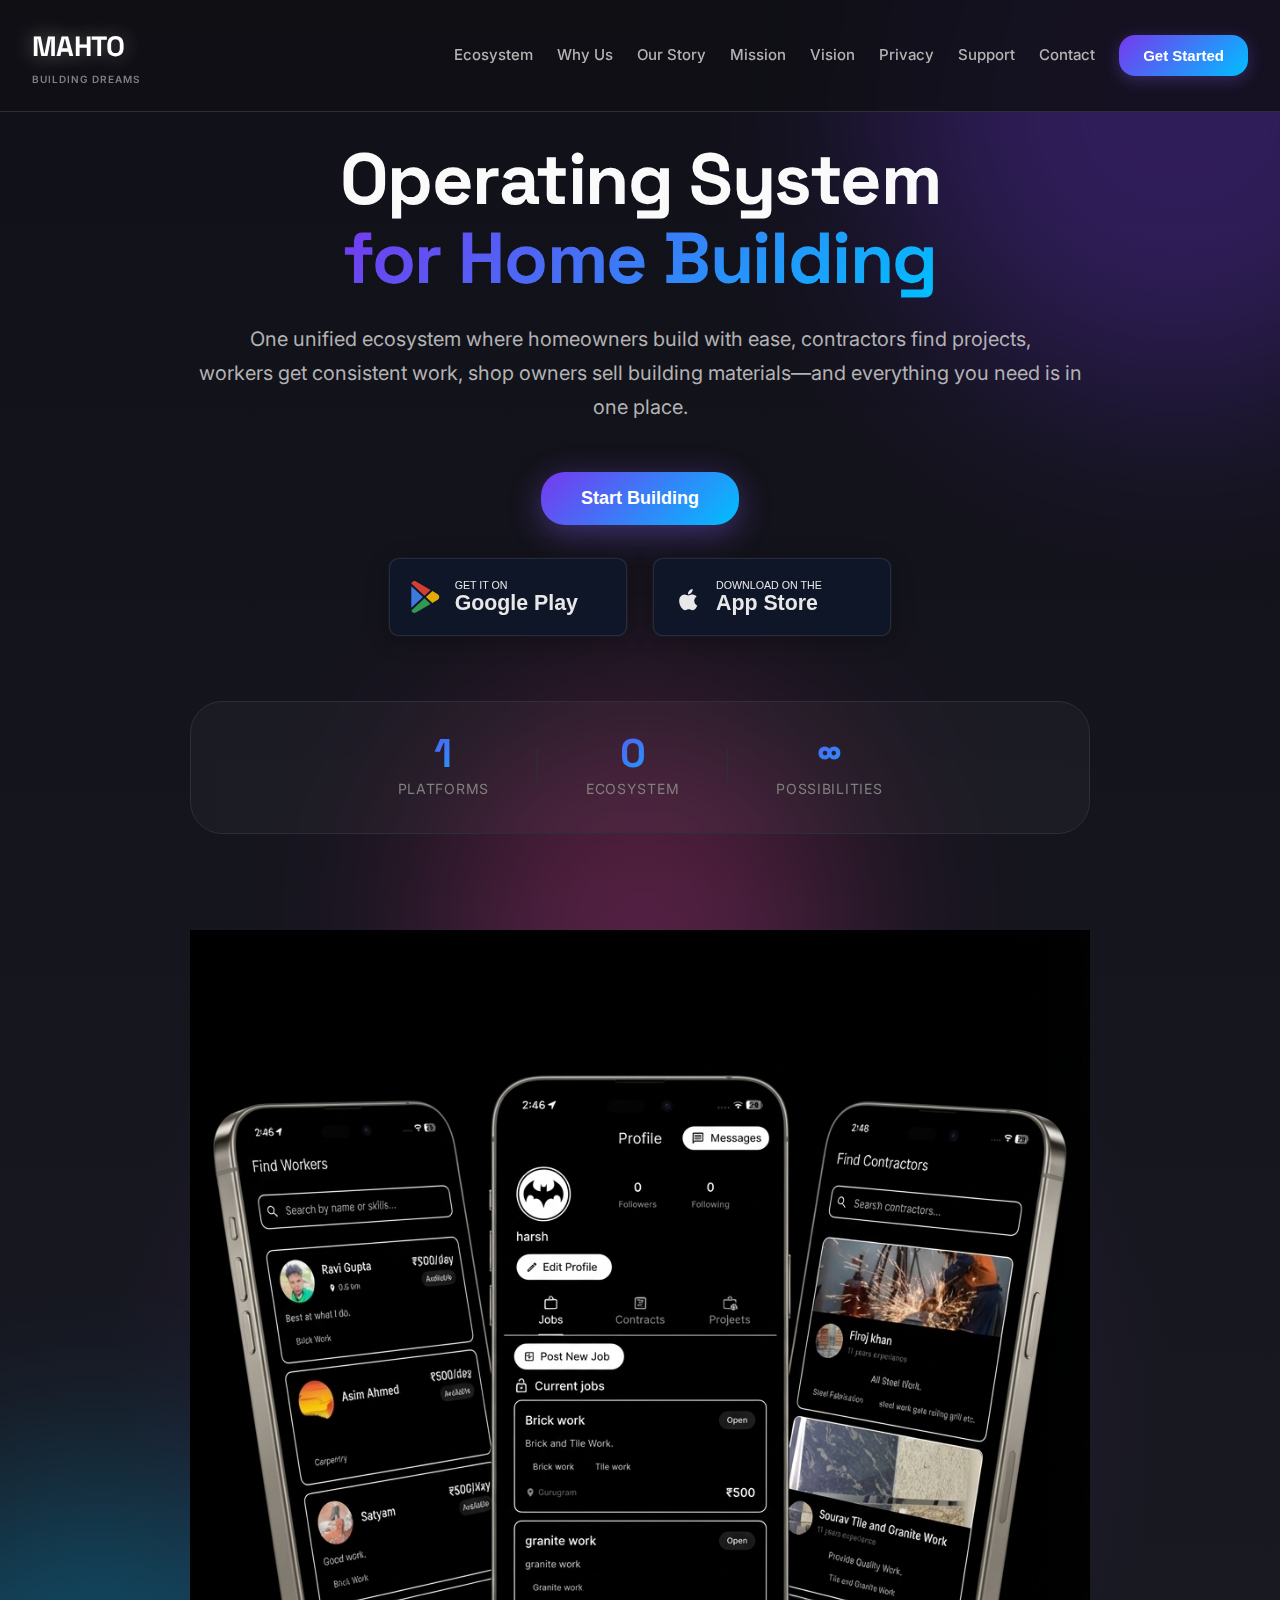
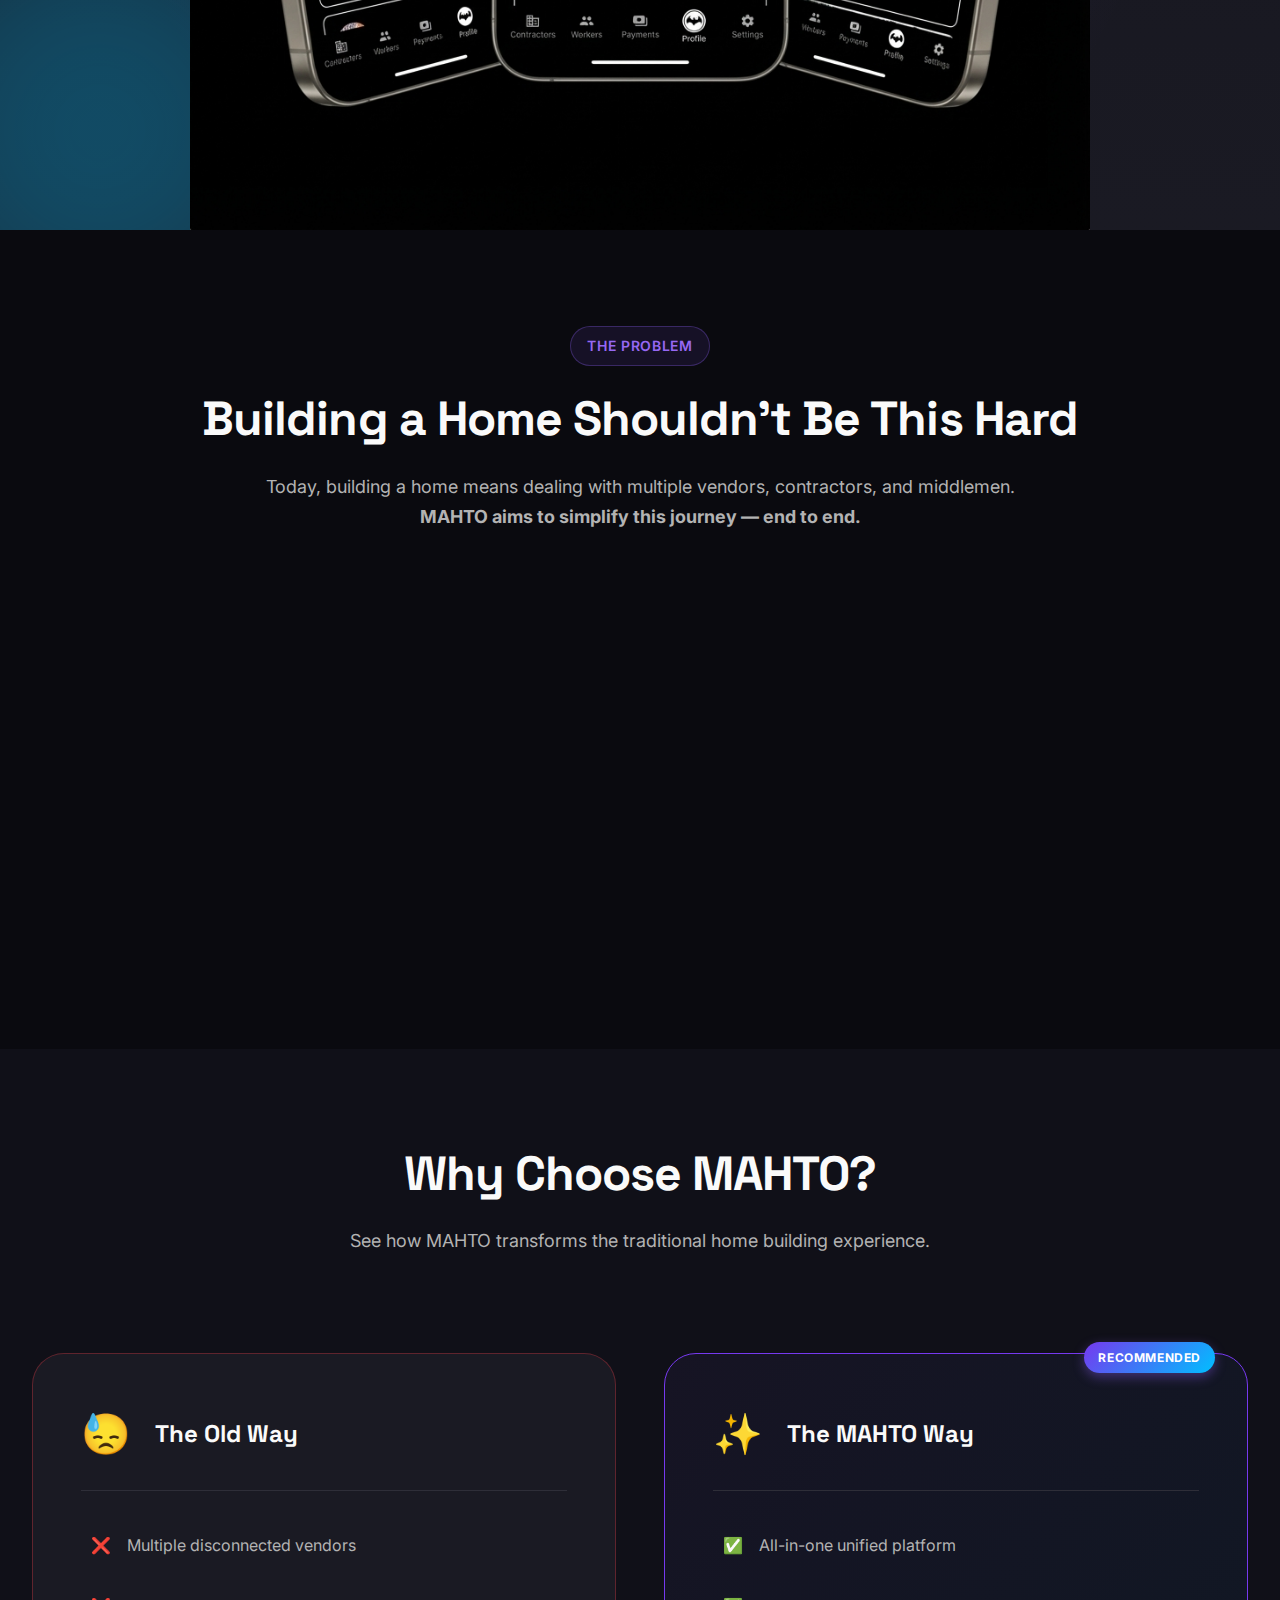
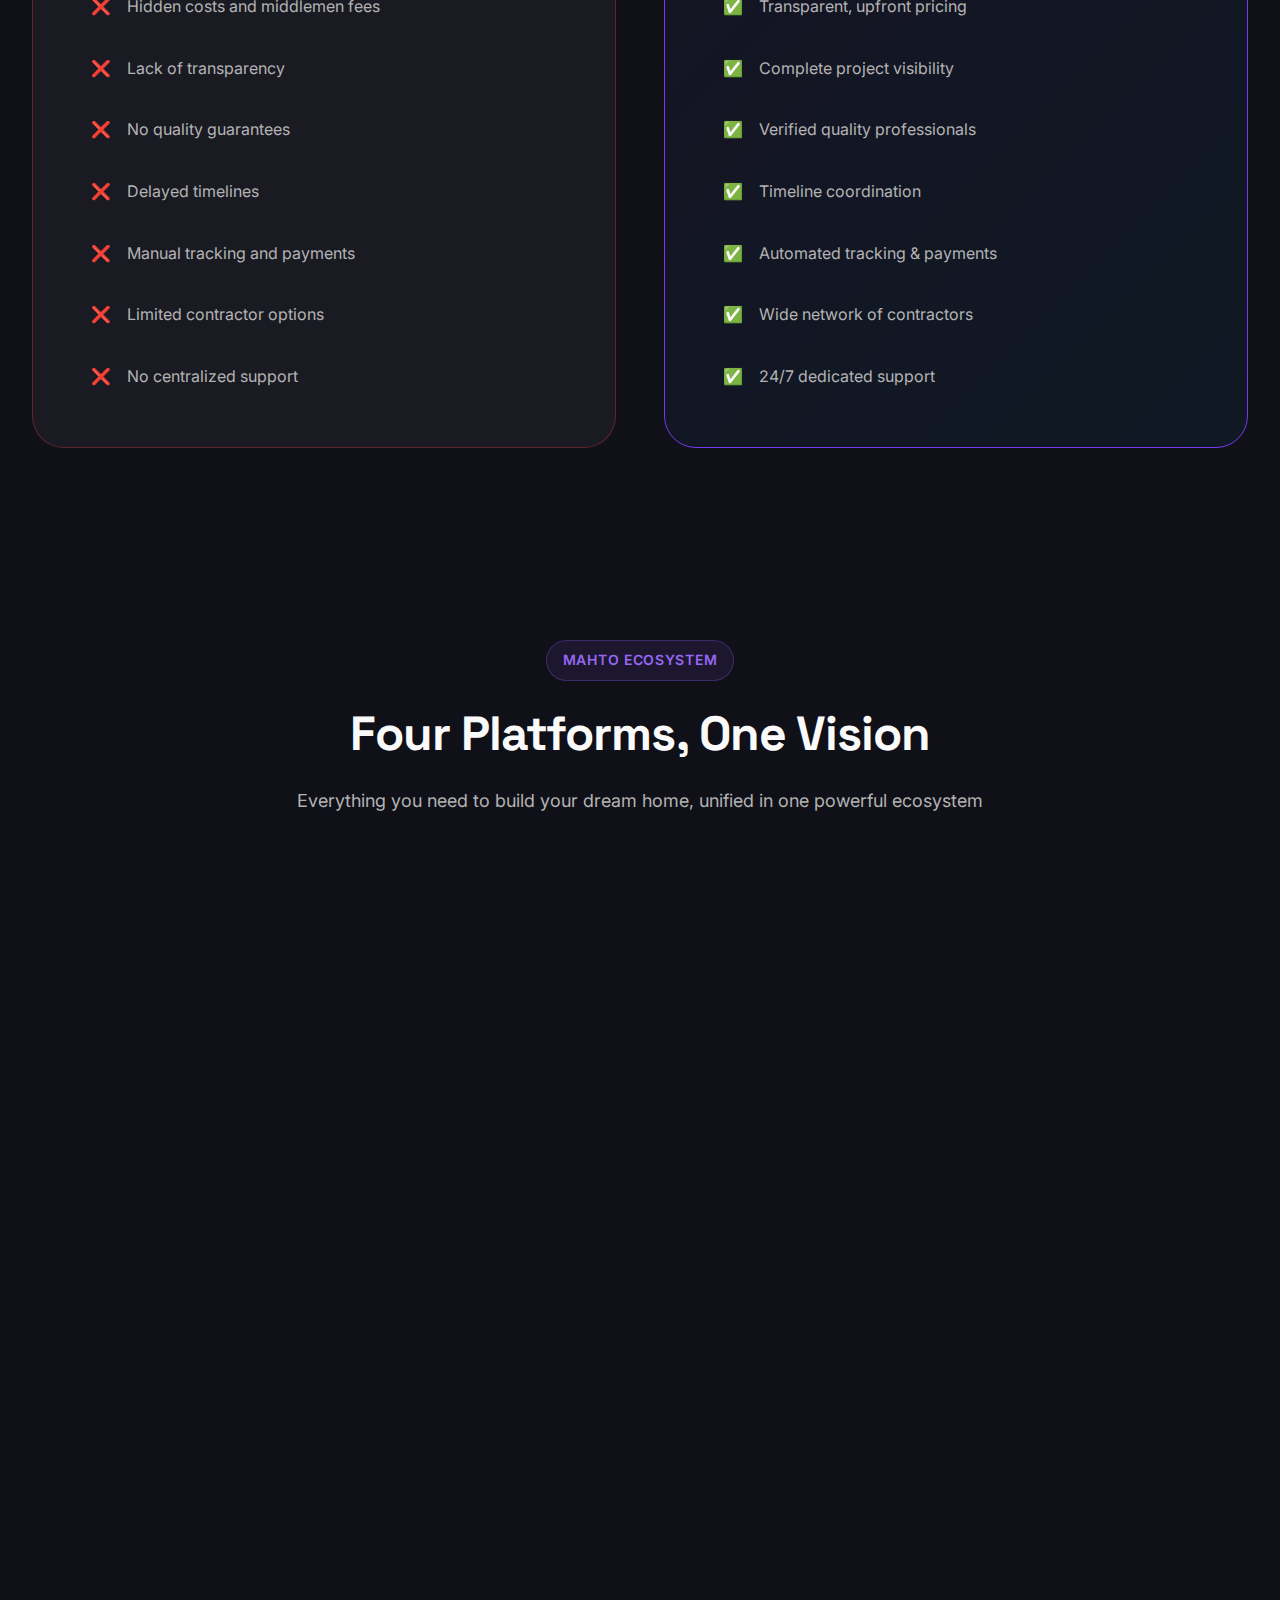
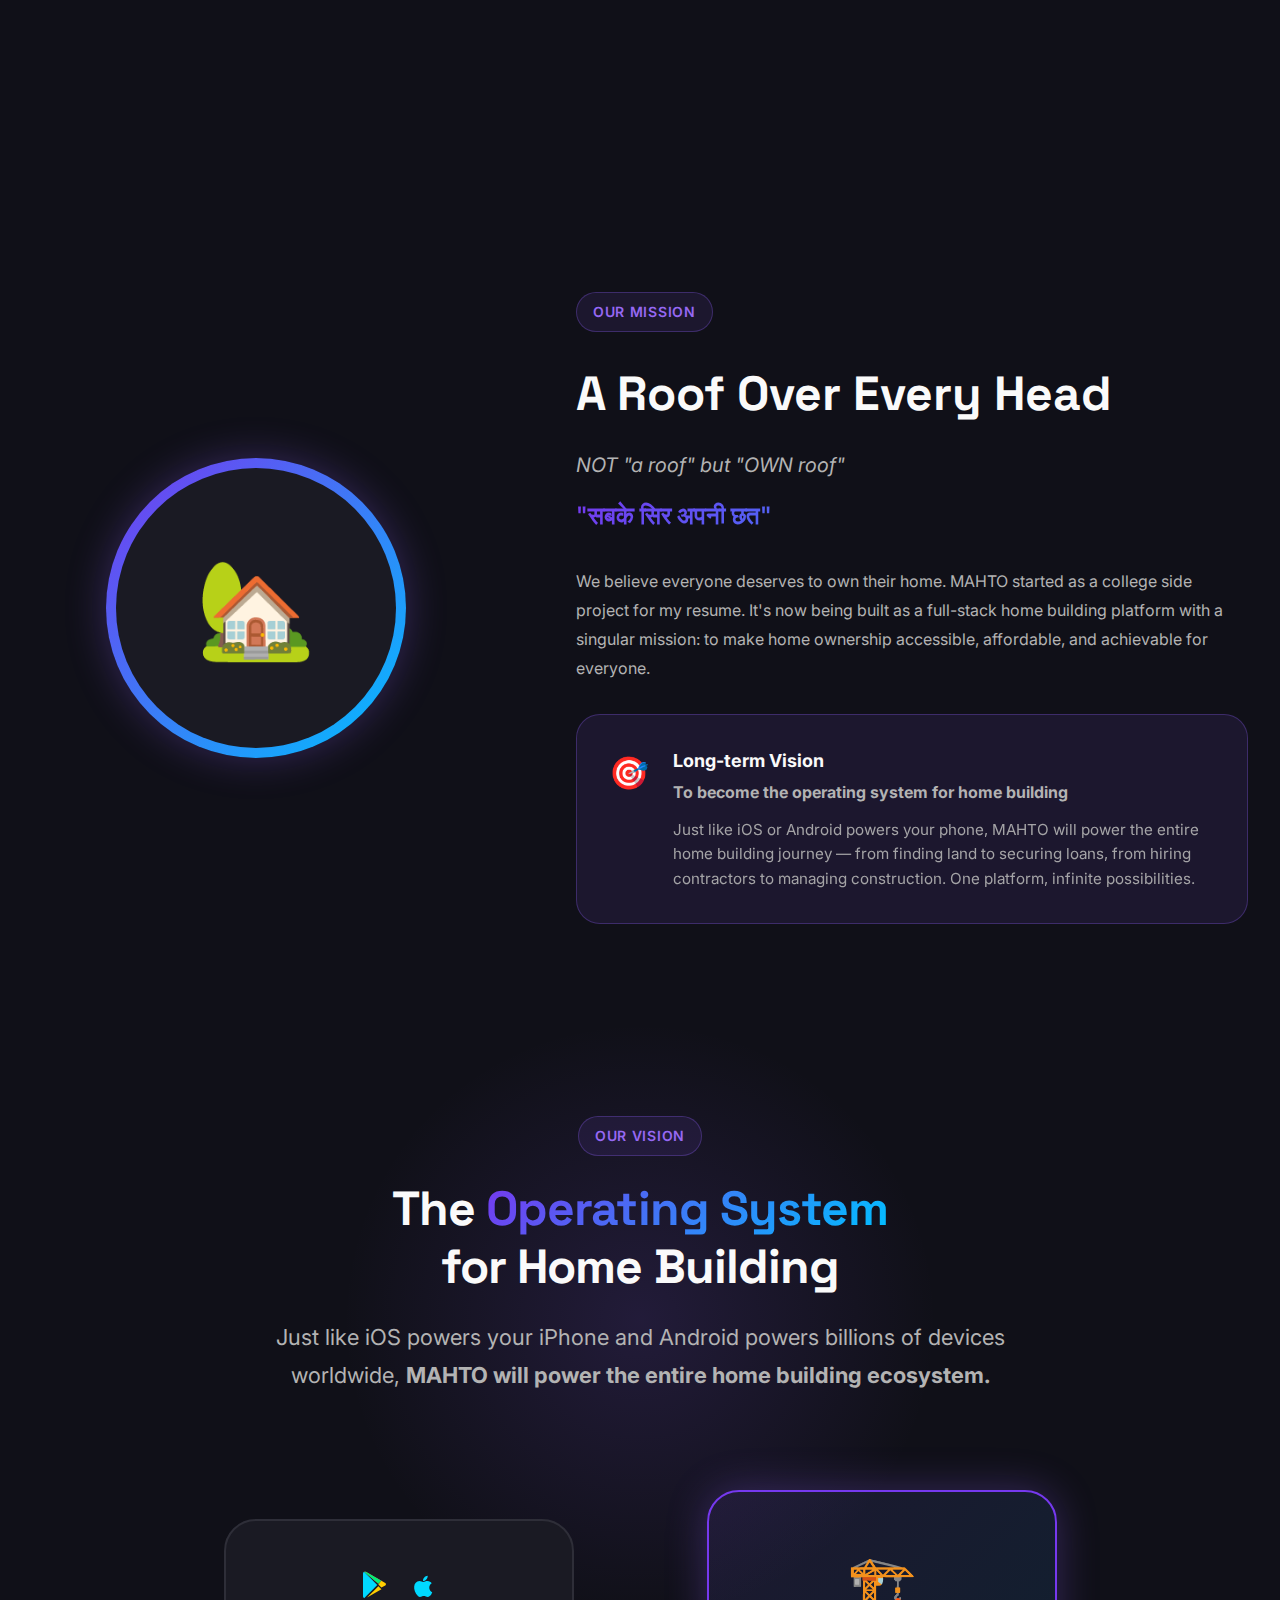
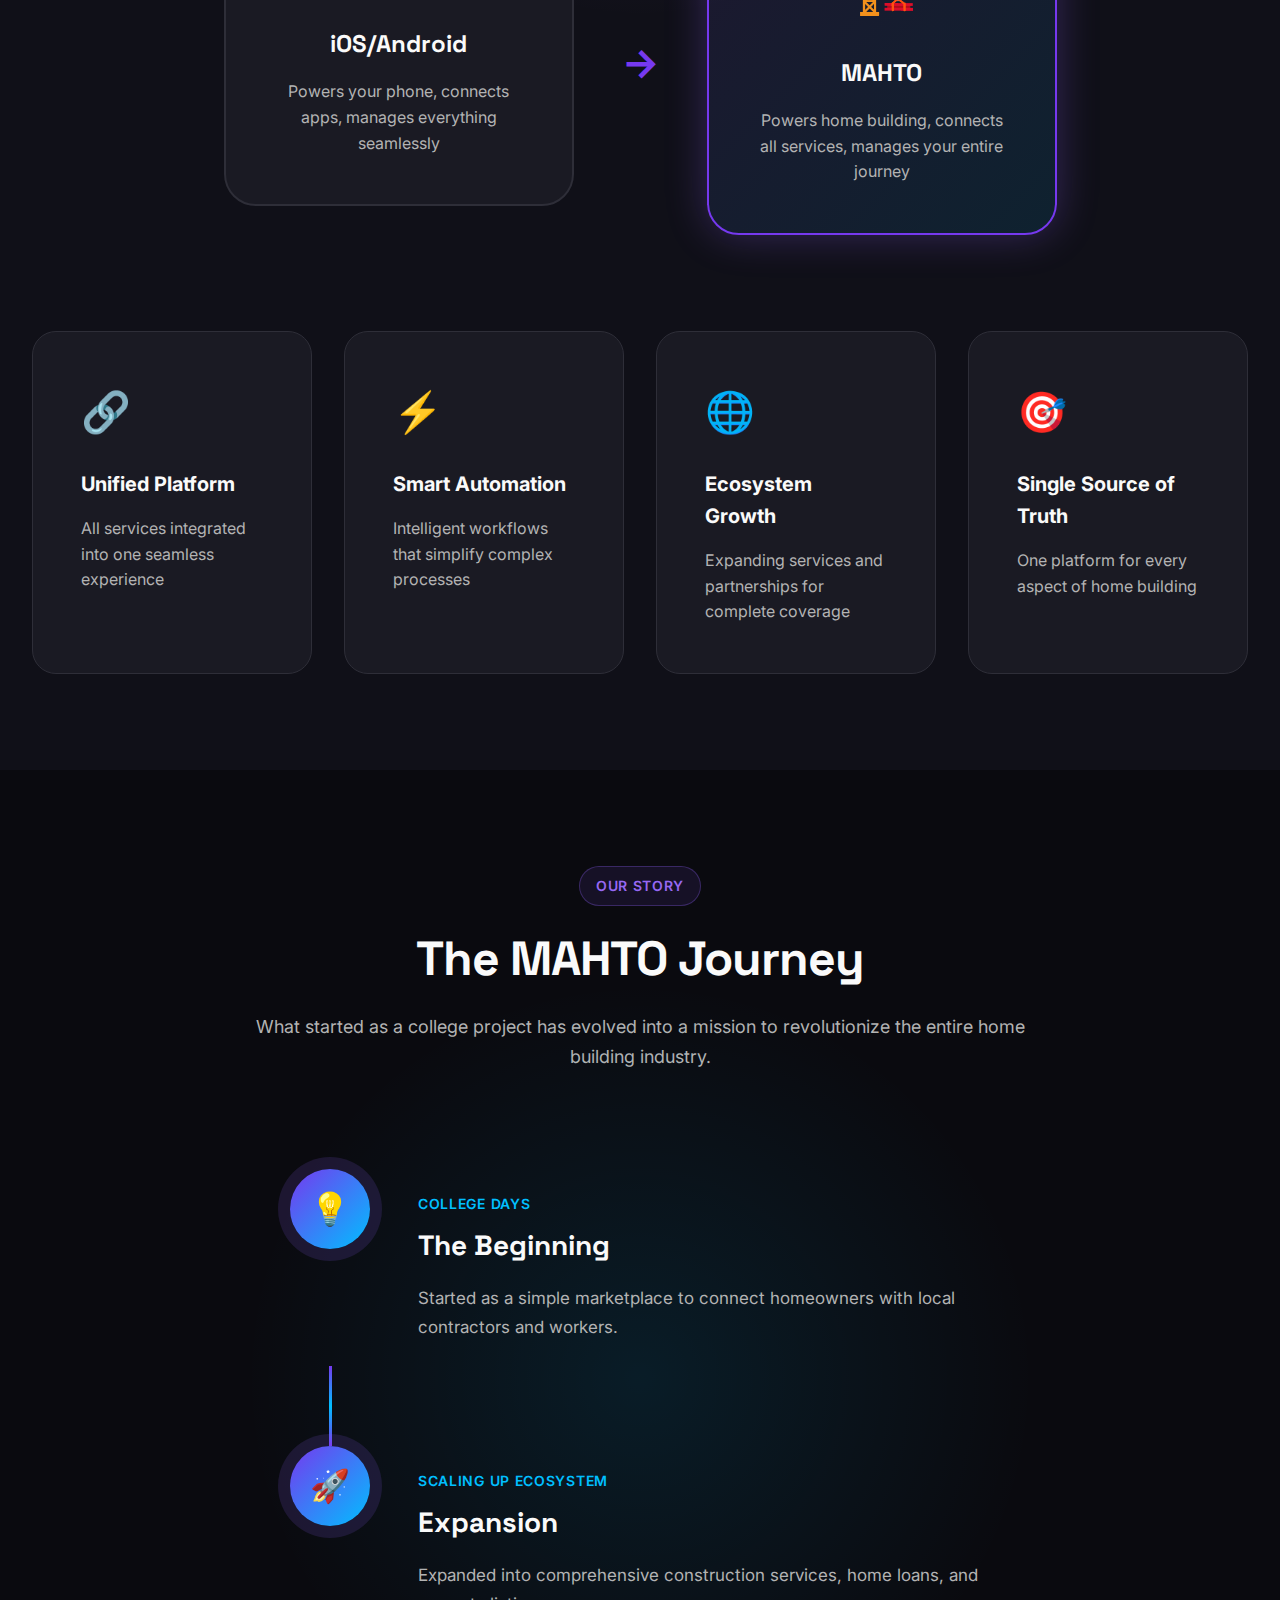
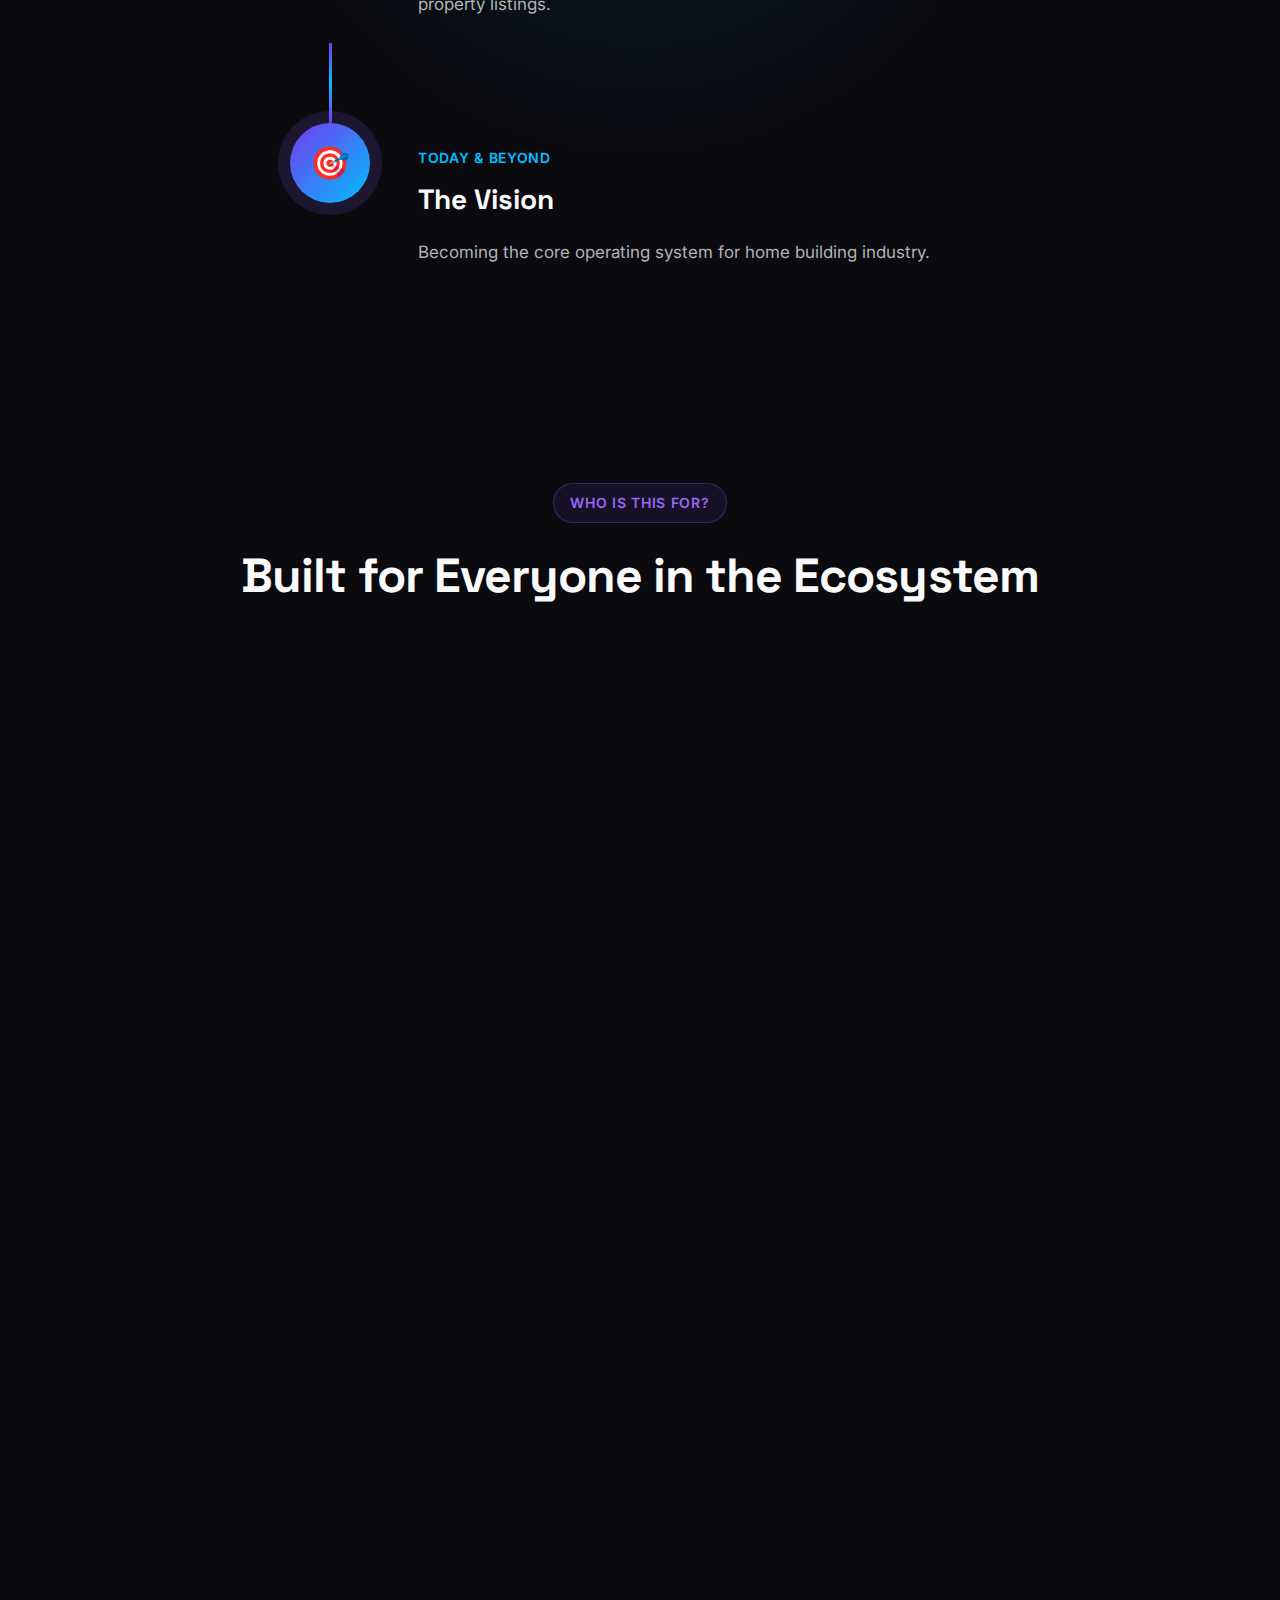
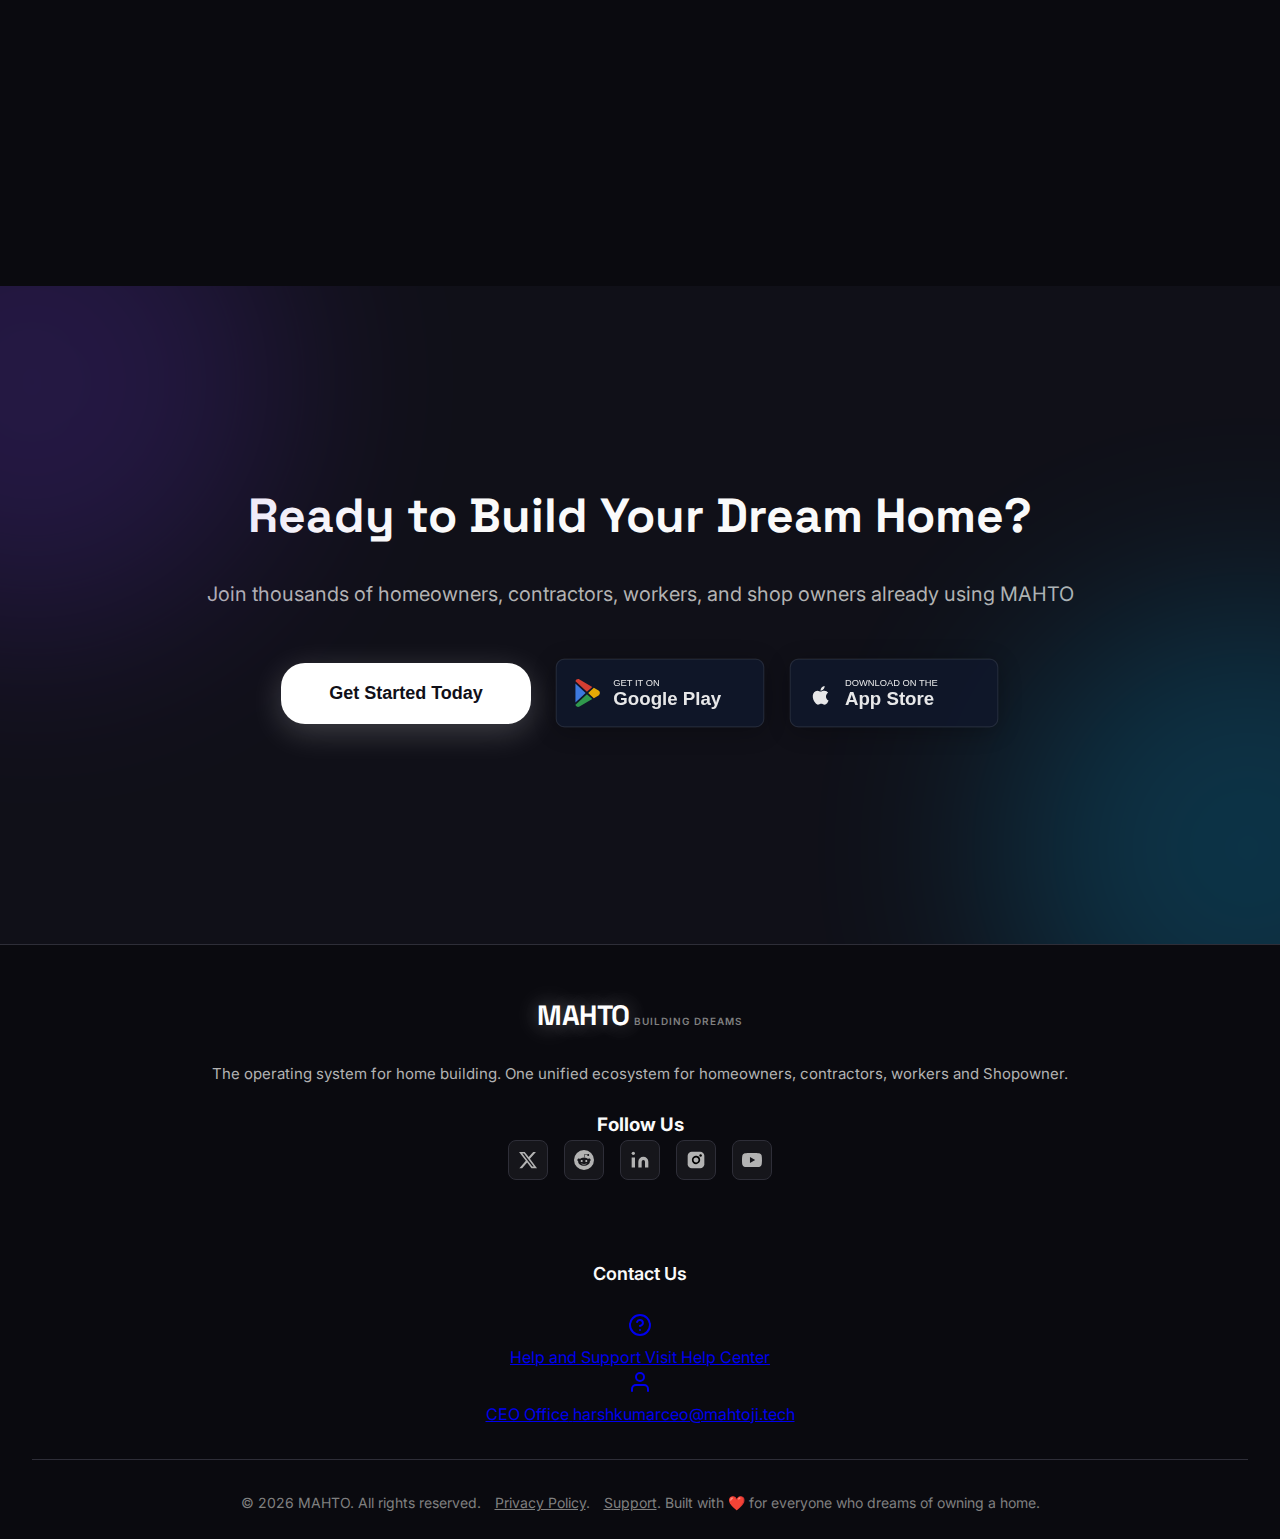
<file: index.html>
<!DOCTYPE html>
<html lang="en">

<head>
    <meta charset="UTF-8">
    <meta name="viewport" content="width=device-width, initial-scale=1.0">
    <title>MAHTO - The Operating System for Home Building</title>
    <meta name="description"
        content="MAHTO is a unified ecosystem connecting homeowners, contractors, and workers. Build or renovate homes with one platform - from contracts to materials to home loans.">
    <link rel="preconnect" href="https://fonts.googleapis.com">
    <link rel="preconnect" href="https://fonts.gstatic.com" crossorigin>
    <link
        href="https://fonts.googleapis.com/css2?family=Inter:wght@300;400;500;600;700;800;900&family=Space+Grotesk:wght@400;500;600;700&display=swap"
        rel="stylesheet">
    <link rel="icon" type="image/png" href="assets/images/favicon.png">
    <link rel="stylesheet" href="styles.css">
</head>

<body>
    <!-- Navigation -->
    <nav class="navbar">
        <div class="container">
            <div class="nav-content">
                <div class="logo">
                    <span class="logo-text">MAHTO</span>
                    <span class="logo-tagline">Building Dreams</span>
                </div>
                <div class="nav-links">
                    <a href="#ecosystem" class="nav-link">Ecosystem</a>
                    <a href="#why-mahto" class="nav-link">Why Us</a>
                    <a href="#our-story" class="nav-link">Our Story</a>
                    <a href="#mission" class="nav-link">Mission</a>
                    <a href="#vision" class="nav-link">Vision</a>
                    <a href="privacy.html" class="nav-link">Privacy</a>
                    <a href="support.html" class="nav-link">Support</a>
                    <a href="#contact" class="nav-link">Contact</a>
                    <button class="btn-primary">Get Started</button>
                </div>
                <button class="mobile-menu-toggle" aria-label="Toggle menu">
                    <span></span>
                    <span></span>
                    <span></span>
                </button>
            </div>
        </div>
    </nav>

    <!-- Hero Section -->
    <section class="hero">
        <div class="hero-background">
            <div class="gradient-orb orb-1"></div>
            <div class="gradient-orb orb-2"></div>
            <div class="gradient-orb orb-3"></div>
        </div>
        <div class="container">
            <div class="hero-content">

                <h1 class="hero-title">
                    Operating System<br />
                    <span class="gradient-text">for Home Building</span>
                </h1>

                <p class="hero-subtitle">
                    One unified ecosystem where homeowners build with ease, contractors find projects,<br />
                    workers get consistent work, shop owners sell building materials—and everything you need is in one
                    place.
                </p>
                <div class="hero-cta">
                    <button class="btn-hero-primary">Start Building</button>

                </div>
                <div class="app-store-links">
                    <!-- Google Play Store Badge -->
                    <a href="https://play.google.com/store/apps/details?id=com.harsh.mahto" target="_blank"
                        rel="noopener noreferrer" class="store-badge" aria-label="Get it on Google Play">
                        <svg width="240" height="80" viewBox="0 0 180 60" fill="none"
                            xmlns="http://www.w3.org/2000/svg">
                            <!-- Background & Border -->
                            <rect x="0.75" y="0.75" width="178.5" height="58.5" rx="7" fill="#0F172A" />
                            <rect x="1" y="1" width="178" height="58" rx="7" stroke="rgba(255,255,255,0.1)"
                                stroke-width="1" />
                            <!-- Google Play Icon -->
                            <!-- Google Play Icon -->
                            <g transform="translate(16, 18) scale(1.5)">
                                <path
                                    d="M14.222 9.374c1.037-.61 1.037-2.137 0-2.748L11.528 5.04 8.32 8l3.207 2.96 2.694-1.586Z"
                                    fill="#FBBC04" />
                                <path
                                    d="M10.627 11.49L7.583 8.68 1.03 14.73c.201 1.029 1.36 1.61 2.303 1.055l7.294-4.295Z"
                                    fill="#34A853" />
                                <path d="M1 13.396V2.603L6.846 8 1 13.396Z" fill="#4285F4" />
                                <path d="M1.03 1.27l6.553 6.05 3.044-2.81L3.333.215C2.39-.341 1.231.24 1.03 1.27Z"
                                    fill="#EA4335" />
                            </g>
                            <!-- Text -->
                            <text x="50" y="24" fill="white" font-family="Arial, sans-serif" font-size="8"
                                font-weight="400">GET IT ON</text>
                            <text x="50" y="40" fill="white" font-family="Arial, sans-serif" font-size="16"
                                font-weight="600">Google Play</text>
                        </svg>
                    </a>

                    <!-- Apple App Store Badge -->
                    <a href="https://apps.apple.com/us/app/mahto/id6756539905" target="_blank" rel="noopener noreferrer"
                        class="store-badge" aria-label="Download on the App Store">
                        <svg width="240" height="80" viewBox="0 0 180 60" fill="none"
                            xmlns="http://www.w3.org/2000/svg">
                            <!-- Background & Border -->
                            <rect x="0.75" y="0.75" width="178.5" height="58.5" rx="7" fill="#0F172A" />
                            <rect x="1" y="1" width="178" height="58" rx="7" stroke="rgba(255,255,255,0.1)"
                                stroke-width="1" />
                            <!-- Apple Icon -->
                            <path
                                d="M32.05 39.28C31.07 40.23 30.06 40.08 29.11 39.63C28.11 39.17 27.2 39.15 26.14 39.63C24.79 40.23 24.06 40.08 23.19 39.28C18.99 34.94 19.62 28.32 24.36 28.08C25.56 28.15 26.39 28.75 27.09 28.8C28.17 28.58 29.21 27.96 30.37 28.04C31.77 28.15 32.83 28.7 33.53 29.68C30.71 31.42 31.38 35.32 33.92 36.38C33.42 37.67 32.77 38.94 32.04 39.29L32.05 39.28ZM27.03 28.03C26.88 25.96 28.54 24.25 30.51 24.05C30.79 26.46 28.29 28.25 27.03 28.03Z"
                                fill="white" />
                            <!-- Text -->
                            <text x="48" y="24" fill="white" font-family="Arial, sans-serif" font-size="8"
                                font-weight="400">DOWNLOAD ON THE</text>
                            <text x="48" y="40" fill="white" font-family="Arial, sans-serif" font-size="16"
                                font-weight="600">App Store</text>
                        </svg>
                    </a>
                </div>



                <div class="hero-stats">
                    <div class="stat-item">
                        <div class="stat-number">4</div>
                        <div class="stat-label">Platforms</div>
                    </div>
                    <div class="stat-divider"></div>
                    <div class="stat-item">
                        <div class="stat-number">1</div>
                        <div class="stat-label">Ecosystem</div>
                    </div>
                    <div class="stat-divider"></div>
                    <div class="stat-item">
                        <div class="stat-number">∞</div>
                        <div class="stat-label">Possibilities</div>
                    </div>
                </div>

                <div class="hero-image-container">
                    <img src="assets/images/mahto-mockup.png" alt="MAHTO Mobile App Interface"
                        class="hero-mockup-image">
                    <div class="hero-glow"></div>
                </div>
            </div>
        </div>
    </section>

    <!-- Problem Statement -->
    <section class="problem-section">
        <div class="container">
            <div class="problem-content">
                <div class="section-tag">The Problem</div>
                <h2 class="section-title">Building a Home Shouldn't Be This Hard</h2>
                <p class="section-subtitle">
                    Today, building a home means dealing with multiple vendors, contractors, and middlemen.<br />
                    <strong>MAHTO aims to simplify this journey — end to end.</strong>
                </p>
                <div class="problem-grid">
                    <div class="problem-card">
                        <div class="problem-icon">😓</div>
                        <h3>Fragmented Process</h3>
                        <p>Multiple vendors, endless coordination, constant headaches</p>
                    </div>
                    <div class="problem-card">
                        <div class="problem-icon">💸</div>
                        <h3>Hidden Costs</h3>
                        <p>Middlemen markup, unclear pricing, budget overruns</p>
                    </div>
                    <div class="problem-card">
                        <div class="problem-icon">⏰</div>
                        <h3>Time Wasted</h3>
                        <p>Delays, miscommunication, project timeline chaos</p>
                    </div>
                    <div class="problem-card">
                        <div class="problem-icon">🤷</div>
                        <h3>No Transparency</h3>
                        <p>Unclear contracts, no accountability, trust issues</p>
                    </div>
                </div>
            </div>
        </div>
    </section>

    <!-- Why Choose MAHTO? -->
    <section id="why-mahto" class="comparison-section">
        <div class="container">
            <div class="section-header">
                <h2 class="section-title">Why Choose MAHTO?</h2>
                <p class="section-subtitle">See how MAHTO transforms the traditional home building experience.</p>
            </div>
            <div class="comparison-grid">
                <!-- The Old Way -->
                <div class="comparison-card old-way">
                    <div class="comparison-header">
                        <div class="comparison-emoji">😓</div>
                        <h3>The Old Way</h3>
                    </div>
                    <ul class="comparison-list">
                        <li class="negative">
                            <span class="icon">❌</span>
                            <span>Multiple disconnected vendors</span>
                        </li>
                        <li class="negative">
                            <span class="icon">❌</span>
                            <span>Hidden costs and middlemen fees</span>
                        </li>
                        <li class="negative">
                            <span class="icon">❌</span>
                            <span>Lack of transparency</span>
                        </li>
                        <li class="negative">
                            <span class="icon">❌</span>
                            <span>No quality guarantees</span>
                        </li>
                        <li class="negative">
                            <span class="icon">❌</span>
                            <span>Delayed timelines</span>
                        </li>
                        <li class="negative">
                            <span class="icon">❌</span>
                            <span>Manual tracking and payments</span>
                        </li>
                        <li class="negative">
                            <span class="icon">❌</span>
                            <span>Limited contractor options</span>
                        </li>
                        <li class="negative">
                            <span class="icon">❌</span>
                            <span>No centralized support</span>
                        </li>
                    </ul>
                </div>

                <!-- The MAHTO Way -->
                <div class="comparison-card mahto-way">
                    <div class="recommended-badge">RECOMMENDED</div>
                    <div class="comparison-header">
                        <div class="comparison-emoji">✨</div>
                        <h3>The MAHTO Way</h3>
                    </div>
                    <ul class="comparison-list">
                        <li class="positive">
                            <span class="icon">✅</span>
                            <span>All-in-one unified platform</span>
                        </li>
                        <li class="positive">
                            <span class="icon">✅</span>
                            <span>Transparent, upfront pricing</span>
                        </li>
                        <li class="positive">
                            <span class="icon">✅</span>
                            <span>Complete project visibility</span>
                        </li>
                        <li class="positive">
                            <span class="icon">✅</span>
                            <span>Verified quality professionals</span>
                        </li>
                        <li class="positive">
                            <span class="icon">✅</span>
                            <span>Timeline coordination</span>
                        </li>
                        <li class="positive">
                            <span class="icon">✅</span>
                            <span>Automated tracking & payments</span>
                        </li>
                        <li class="positive">
                            <span class="icon">✅</span>
                            <span>Wide network of contractors</span>
                        </li>
                        <li class="positive">
                            <span class="icon">✅</span>
                            <span>24/7 dedicated support</span>
                        </li>
                    </ul>
                </div>
            </div>
        </div>
    </section>

    <!-- Ecosystem Section -->
    <section id="ecosystem" class="ecosystem-section">
        <div class="container">
            <div class="section-header">
                <div class="section-tag">MAHTO Ecosystem</div>
                <h2 class="section-title">Four Platforms, One Vision</h2>
                <p class="section-subtitle">Everything you need to build your dream home, unified in one powerful
                    ecosystem</p>
            </div>
            <div class="ecosystem-grid">
                <div class="ecosystem-card card-1">
                    <div class="card-glow"></div>
                    <div class="card-icon">👷</div>
                    <div class="card-number">01</div>
                    <h3 class="card-title">MAHTO</h3>
                    <p class="card-subtitle">Worker & Contractor Marketplace</p>
                    <p class="card-description">Connect with skilled contractors and workers. Post contracts, bid on
                        projects, and find consistent work opportunities.</p>
                    <ul class="card-features">
                        <li>Post & bid on contracts</li>
                        <li>Find skilled workers</li>
                        <li>Verified professionals</li>
                        <li>Real-time matching</li>
                    </ul>
                    <div class="card-arrow">→</div>
                </div>

                <a href="https://mahtomine.tech" target="_blank" rel="noopener noreferrer" class="ecosystem-card card-2"
                    style="text-decoration: none; color: inherit;">
                    <div class="card-glow"></div>
                    <div class="card-icon">🏗️</div>
                    <div class="card-number">02</div>
                    <h3 class="card-title">Mine</h3>
                    <p class="card-subtitle">by MAHTO</p>
                    <p class="card-description">Full-service construction and renovation solutions. From planning to
                        execution, we've got you covered.</p>
                    <ul class="card-features">
                        <li>End-to-end construction</li>
                        <li>Renovation services</li>
                        <li>Project management</li>
                        <li>Quality assurance</li>
                    </ul>
                    <div class="card-arrow">→</div>
                </a>

                <a href="https://mahtohomeloan.tech" target="_blank" rel="noopener noreferrer"
                    class="ecosystem-card card-3" style="text-decoration: none; color: inherit;">
                    <div class="card-glow"></div>
                    <div class="card-icon">
                        <svg width="1em" height="1em" viewBox="0 0 64 64" fill="none" xmlns="http://www.w3.org/2000/svg"
                            role="img" aria-label="MAHTO Home Loans Icon">
                            <path d="M32 4L4 20H60L32 4Z" fill="#8B5CF6" />
                            <rect x="6" y="20" width="52" height="6" fill="#7C3AED" />
                            <rect x="10" y="26" width="8" height="28" fill="#A78BFA" />
                            <rect x="22" y="26" width="8" height="28" fill="#A78BFA" />
                            <rect x="34" y="26" width="8" height="28" fill="#A78BFA" />
                            <rect x="46" y="26" width="8" height="28" fill="#A78BFA" />
                            <rect x="4" y="54" width="56" height="6" fill="#7C3AED" />
                            <circle cx="32" cy="40" r="13" fill="#FFFFFF" />
                            <text x="32" y="47" font-family="Arial, sans-serif" font-size="22" fill="#7C3AED"
                                text-anchor="middle" font-weight="900">₹</text>
                        </svg>
                    </div>
                    <div class="card-number">03</div>
                    <h3 class="card-title">MAHTO Home Loans</h3>
                    <p class="card-subtitle">Home Loans Marketplace</p>
                    <p class="card-description">Compare and secure the best home loan options. Simplified financing for
                        your dream home.</p>
                    <ul class="card-features">
                        <li>Compare loan offers</li>
                        <li>Best interest rates</li>
                        <li>Quick approvals</li>
                        <li>Expert guidance</li>
                    </ul>
                    <div class="card-arrow">→</div>
                </a>

                <a href="https://www.mahtolandandpropertie.tech/" target="_blank" rel="noopener noreferrer"
                    class="ecosystem-card card-4" style="text-decoration: none; color: inherit;">
                    <div class="card-glow"></div>
                    <div class="card-icon">🏠</div>
                    <div class="card-number">04</div>
                    <h3 class="card-title">MAHTO Land & Properties</h3>
                    <p class="card-subtitle">Land & Property Listings</p>
                    <p class="card-description">Discover verified land and property listings. Find the perfect location
                        for your dream home.</p>
                    <ul class="card-features">
                        <li>Verified listings</li>
                        <li>Prime locations</li>
                        <li>Legal assistance</li>
                        <li>Investment insights</li>
                    </ul>
                    <div class="card-arrow">→</div>
                </a>
            </div>
        </div>
    </section>


    <!-- Mission Section -->
    <section id="mission" class="mission-section">
        <div class="container">
            <div class="mission-content">
                <div class="mission-visual">
                    <div class="mission-circle">
                        <div class="mission-icon">🏡</div>
                    </div>
                </div>
                <div class="mission-text">
                    <div class="section-tag">Our Mission</div>
                    <h2 class="mission-title">A Roof Over Every Head</h2>
                    <p class="mission-subtitle">NOT "a roof" but "OWN roof"</p>
                    <p class="mission-hindi">"सबके सिर अपनी छत"</p>
                    <p class="mission-description">
                        We believe everyone deserves to own their home. MAHTO started as a college side project
                        for my resume. It's now being built as a full-stack home building platform with a singular
                        mission: to make home ownership accessible, affordable, and achievable for everyone.
                    </p>
                    <div class="mission-vision">
                        <div class="vision-icon">🎯</div>
                        <div>
                            <h4>Long-term Vision</h4>
                            <p><strong>To become the operating system for home building</strong></p>
                            <p style="margin-top: 12px; font-size: 0.95em; opacity: 0.9;">
                                Just like iOS or Android powers your phone, MAHTO will power the entire home building
                                journey —
                                from finding land to securing loans, from hiring contractors to managing construction.
                                One platform, infinite possibilities.
                            </p>
                        </div>
                    </div>
                </div>
            </div>
        </div>
    </section>

    <!-- Vision Section -->
    <section id="vision" class="vision-section">
        <div class="container">
            <div class="vision-content">
                <div class="section-tag">Our Vision</div>
                <h2 class="section-title">
                    The <span class="gradient-text">Operating System</span><br />
                    for Home Building
                </h2>
                <p class="vision-lead">
                    Just like iOS powers your iPhone and Android powers billions of devices worldwide,
                    <strong>MAHTO will power the entire home building ecosystem.</strong>
                </p>
                <div class="vision-comparison">
                    <div class="comparison-item">
                        <div class="comparison-icon store-icons">
                            <!-- Google Play Store Icon -->
                            <svg width="32" height="32" viewBox="0 0 24 24" fill="none"
                                xmlns="http://www.w3.org/2000/svg">
                                <path
                                    d="M3 20.5V3.5C3 2.91 3.34 2.39 3.84 2.15L13.69 12L3.84 21.85C3.34 21.6 3 21.09 3 20.5Z"
                                    fill="#00D9FF" />
                                <path d="M16.81 15.12L6.05 21.34L14.54 12.85L16.81 15.12Z" fill="#FFCE00" />
                                <path d="M3.84 2.15C4.25 1.93 4.74 1.93 5.16 2.15L16.81 8.88L14.54 11.15L3.84 2.15Z"
                                    fill="#FF3A44" />
                                <path d="M16.81 8.88L5.16 2.15C4.74 1.93 4.25 1.93 3.84 2.15L14.54 11.15L16.81 8.88Z"
                                    fill="#00F076" />
                                <path
                                    d="M16.81 8.88L19.69 10.5C20.41 10.9 20.41 11.93 19.69 12.33L16.81 13.95L14.54 11.68L16.81 8.88Z"
                                    fill="#FFCE00" />
                            </svg>
                            <!-- Apple App Store Icon -->
                            <svg width="32" height="32" viewBox="0 0 24 24" fill="none"
                                xmlns="http://www.w3.org/2000/svg">
                                <path
                                    d="M17.05 20.28C16.07 21.23 15.06 21.08 14.11 20.63C13.11 20.17 12.2 20.15 11.14 20.63C9.79 21.23 9.06 21.08 8.19 20.28C3.99 15.94 4.62 9.32 9.36 9.08C10.56 9.15 11.39 9.75 12.09 9.8C13.17 9.58 14.21 8.96 15.37 9.04C16.77 9.15 17.83 9.7 18.53 10.68C15.71 12.42 16.38 16.32 18.92 17.38C18.42 18.67 17.77 19.94 17.04 20.29L17.05 20.28ZM12.03 9.03C11.88 6.96 13.54 5.25 15.51 5.05C15.79 7.46 13.29 9.25 12.03 9.03Z"
                                    fill="#00D9FF" />
                            </svg>
                        </div>
                        <h4>iOS/Android</h4>
                        <p>Powers your phone, connects apps, manages everything seamlessly</p>
                    </div>
                    <div class="comparison-arrow">→</div>
                    <div class="comparison-item highlight">
                        <div class="comparison-icon">🏗️</div>
                        <h4>MAHTO</h4>
                        <p>Powers home building, connects all services, manages your entire journey</p>
                    </div>
                </div>
                <div class="vision-features">
                    <div class="vision-feature">
                        <div class="feature-icon">🔗</div>
                        <h4>Unified Platform</h4>
                        <p>All services integrated into one seamless experience</p>
                    </div>
                    <div class="vision-feature">
                        <div class="feature-icon">⚡</div>
                        <h4>Smart Automation</h4>
                        <p>Intelligent workflows that simplify complex processes</p>
                    </div>
                    <div class="vision-feature">
                        <div class="feature-icon">🌐</div>
                        <h4>Ecosystem Growth</h4>
                        <p>Expanding services and partnerships for complete coverage</p>
                    </div>
                    <div class="vision-feature">
                        <div class="feature-icon">🎯</div>
                        <h4>Single Source of Truth</h4>
                        <p>One platform for every aspect of home building</p>
                    </div>
                </div>
            </div>
        </div>
    </section>

    <!-- The MAHTO Journey -->
    <section id="our-story" class="journey-section">
        <div class="container">
            <div class="section-header">
                <div class="section-tag">Our Story</div>
                <h2 class="section-title">The MAHTO Journey</h2>
                <p class="section-subtitle">
                    What started as a college project has evolved into a mission to revolutionize the entire home
                    building industry.
                </p>
            </div>
            <div class="journey-vertical-timeline">
                <div class="journey-step">
                    <div class="journey-icon">
                        <div class="icon-circle">💡</div>
                    </div>
                    <div class="journey-content">
                        <div class="journey-phase">College Days</div>
                        <h3>The Beginning</h3>
                        <p>Started as a simple marketplace to connect homeowners with local contractors and workers.</p>
                    </div>
                </div>

                <div class="journey-connector"></div>

                <div class="journey-step">
                    <div class="journey-icon">
                        <div class="icon-circle">🚀</div>
                    </div>
                    <div class="journey-content">
                        <div class="journey-phase">Scaling Up Ecosystem</div>
                        <h3>Expansion</h3>
                        <p>Expanded into comprehensive construction services, home loans, and property listings.</p>
                    </div>
                </div>

                <div class="journey-connector"></div>

                <div class="journey-step">
                    <div class="journey-icon">
                        <div class="icon-circle">🎯</div>
                    </div>
                    <div class="journey-content">
                        <div class="journey-phase">Today & Beyond</div>
                        <h3>The Vision</h3>
                        <p>Becoming the core operating system for home building industry.</p>
                    </div>
                </div>
            </div>
        </div>
    </section>



    <!-- Who Is This For -->
    <section class="audience-section">
        <div class="container">
            <div class="section-header">
                <div class="section-tag">Who Is This For?</div>
                <h2 class="section-title">Built for Everyone in the Ecosystem</h2>
            </div>
            <div class="audience-grid">
                <div class="audience-card">
                    <div class="audience-icon">🏠</div>
                    <h3>Homeowners</h3>
                    <p>Build or renovate your home by posting contracts and connecting with verified professionals</p>
                    <ul class="audience-benefits">
                        <li>Post your project requirements</li>
                        <li>Get competitive bids</li>
                        <li>Access financing options</li>
                        <li>Track project progress</li>
                    </ul>
                </div>
                <div class="audience-card">
                    <div class="audience-icon">👔</div>
                    <h3>Contractors</h3>
                    <p>Find projects by bidding on contracts and posting job opportunities for workers</p>
                    <ul class="audience-benefits">
                        <li>Discover new projects</li>
                        <li>Build your portfolio</li>
                        <li>Hire skilled workers</li>
                        <li>Grow your business</li>
                    </ul>
                </div>
                <div class="audience-card">
                    <div class="audience-icon">⚒️</div>
                    <h3>Workers</h3>
                    <p>Get consistent work by applying for jobs posted by contractors across the platform</p>
                    <ul class="audience-benefits">
                        <li>Find daily work</li>
                        <li>Consistent income</li>
                        <li>Skill development</li>
                        <li>Fair compensation</li>
                    </ul>
                </div>
                <div class="audience-card">
                    <div class="audience-icon">🏬</div>
                    <h3>Shop Owners</h3>
                    <p>Setup shop, list home building materials, and sell directly on the platform</p>
                    <ul class="audience-benefits">
                        <li>Setup digital shop</li>
                        <li>List building materials</li>
                        <li>Manage inventory</li>
                        <li>Sell to professionals</li>
                    </ul>
                </div>
            </div>
        </div>
    </section>

    <!-- CTA Section -->
    <section class="cta-section">
        <div class="container">
            <div class="cta-content">
                <div class="cta-background">
                    <div class="cta-orb cta-orb-1"></div>
                    <div class="cta-orb cta-orb-2"></div>
                </div>
                <h2 class="cta-title">Ready to Build Your Dream Home?</h2>
                <p class="cta-subtitle">Join thousands of homeowners, contractors, workers, and shop owners already
                    using MAHTO</p>
                <div class="cta-buttons">
                    <button class="btn-cta-primary">Get Started Today</button>
                    <div class="cta-store-links">
                        <!-- Google Play Store Badge -->
                        <a href="https://play.google.com/store/apps/details?id=com.harsh.mahto" target="_blank"
                            rel="noopener noreferrer" class="cta-store-badge" aria-label="Get it on Google Play">
                            <svg width="210" height="70" viewBox="0 0 180 60" fill="none"
                                xmlns="http://www.w3.org/2000/svg">
                                <!-- Background & Border -->
                                <rect x="0.75" y="0.75" width="178.5" height="58.5" rx="7" fill="#0F172A" />
                                <rect x="1" y="1" width="178" height="58" rx="7" stroke="rgba(255,255,255,0.1)"
                                    stroke-width="1" />
                                <!-- Google Play Icon -->
                                <g transform="translate(16, 18) scale(1.5)">
                                    <path
                                        d="M14.222 9.374c1.037-.61 1.037-2.137 0-2.748L11.528 5.04 8.32 8l3.207 2.96 2.694-1.586Z"
                                        fill="#FBBC04" />
                                    <path
                                        d="M10.627 11.49L7.583 8.68 1.03 14.73c.201 1.029 1.36 1.61 2.303 1.055l7.294-4.295Z"
                                        fill="#34A853" />
                                    <path d="M1 13.396V2.603L6.846 8 1 13.396Z" fill="#4285F4" />
                                    <path d="M1.03 1.27l6.553 6.05 3.044-2.81L3.333.215C2.39-.341 1.231.24 1.03 1.27Z"
                                        fill="#EA4335" />
                                </g>
                                <text x="50" y="24" fill="white" font-family="Arial, sans-serif" font-size="8"
                                    font-weight="400">GET IT ON</text>
                                <text x="50" y="40" fill="white" font-family="Arial, sans-serif" font-size="16"
                                    font-weight="600">Google Play</text>
                            </svg>
                        </a>

                        <!-- Apple App Store Badge -->
                        <a href="https://apps.apple.com/us/app/mahto/id6756539905" target="_blank"
                            rel="noopener noreferrer" class="cta-store-badge" aria-label="Download on the App Store">
                            <svg width="210" height="70" viewBox="0 0 180 60" fill="none"
                                xmlns="http://www.w3.org/2000/svg">
                                <!-- Background & Border -->
                                <rect x="0.75" y="0.75" width="178.5" height="58.5" rx="7" fill="#0F172A" />
                                <rect x="1" y="1" width="178" height="58" rx="7" stroke="rgba(255,255,255,0.1)"
                                    stroke-width="1" />
                                <path
                                    d="M32.05 39.28C31.07 40.23 30.06 40.08 29.11 39.63C28.11 39.17 27.2 39.15 26.14 39.63C24.79 40.23 24.06 40.08 23.19 39.28C18.99 34.94 19.62 28.32 24.36 28.08C25.56 28.15 26.39 28.75 27.09 28.8C28.17 28.58 29.21 27.96 30.37 28.04C31.77 28.15 32.83 28.7 33.53 29.68C30.71 31.42 31.38 35.32 33.92 36.38C33.42 37.67 32.77 38.94 32.04 39.29L32.05 39.28ZM27.03 28.03C26.88 25.96 28.54 24.25 30.51 24.05C30.79 26.46 28.29 28.25 27.03 28.03Z"
                                    fill="white" />
                                <text x="48" y="24" fill="white" font-family="Arial, sans-serif" font-size="8"
                                    font-weight="400">DOWNLOAD ON THE</text>
                                <text x="48" y="40" fill="white" font-family="Arial, sans-serif" font-size="16"
                                    font-weight="600">App Store</text>
                            </svg>
                        </a>
                    </div>
                </div>

            </div>
        </div>
    </section>

    <!-- Footer -->
    <footer id="contact" class="footer">
        <div class="container">
            <div class="footer-content">
                <div class="footer-brand">
                    <div class="footer-logo">
                        <span class="logo-text">MAHTO</span>
                        <span class="logo-tagline">Building Dreams</span>
                    </div>
                    <p class="footer-description">
                        The operating system for home building. One unified ecosystem for homeowners, contractors,
                        workers and Shopowner.
                    </p>
                    <h3 class="social-title">Follow Us</h3>
                    <div class="footer-social">
                        <a href="https://x.com/mahtocompany" target="_blank" rel="noopener noreferrer"
                            class="social-link" aria-label="X (formerly Twitter)">
                            <svg width="20" height="20" viewBox="0 0 24 24" fill="currentColor">
                                <path
                                    d="M18.244 2.25h3.308l-7.227 8.26 8.502 11.24H16.17l-5.214-6.817L4.99 21.75H1.68l7.73-8.835L1.254 2.25H8.08l4.713 6.231zm-1.161 17.52h1.833L7.084 4.126H5.117z" />
                            </svg>
                        </a>
                        <a href="https://www.reddit.com/r/mahto/" target="_blank" rel="noopener noreferrer"
                            class="social-link" aria-label="Reddit">
                            <svg width="20" height="20" viewBox="0 0 24 24" fill="currentColor">
                                <path
                                    d="M12 0A12 12 0 0 0 0 12a12 12 0 0 0 12 12 12 12 0 0 0 12-12A12 12 0 0 0 12 0zm5.01 4.744c.688 0 1.25.561 1.25 1.249a1.25 1.25 0 0 1-2.498.056l-2.597-.547-.8 3.747c1.824.07 3.48.632 4.674 1.488.308-.309.73-.491 1.207-.491.968 0 1.754.786 1.754 1.754 0 .716-.435 1.333-1.01 1.614a3.111 3.111 0 0 1 .042.52c0 2.694-3.13 4.87-7.004 4.87-3.874 0-7.004-2.176-7.004-4.87 0-.183.015-.366.043-.534A1.748 1.748 0 0 1 4.028 12c0-.968.786-1.754 1.754-1.754.463 0 .898.196 1.207.49 1.207-.883 2.878-1.43 4.744-1.487l.885-4.182a.342.342 0 0 1 .14-.197.35.35 0 0 1 .238-.042l2.906.617a1.214 1.214 0 0 1 1.108-.701zM9.25 12C8.561 12 8 12.562 8 13.25c0 .687.561 1.248 1.25 1.248.687 0 1.248-.561 1.248-1.249 0-.688-.561-1.249-1.249-1.249zm5.5 0c-.687 0-1.248.561-1.248 1.25 0 .687.561 1.248 1.249 1.248.688 0 1.249-.561 1.249-1.249 0-.687-.562-1.249-1.25-1.249zm-5.466 3.99a.327.327 0 0 0-.231.094.33.33 0 0 0 0 .463c.842.842 2.484.913 2.961.913.477 0 2.105-.056 2.961-.913a.361.361 0 0 0 .029-.463.33.33 0 0 0-.464 0c-.547.533-1.684.73-2.512.73-.828 0-1.979-.196-2.512-.73a.326.326 0 0 0-.232-.095z" />
                            </svg>
                        </a>
                        <a href="https://www.linkedin.com/company/mahtobuilds/" target="_blank"
                            rel="noopener noreferrer" class="social-link" aria-label="LinkedIn">
                            <svg width="20" height="20" viewBox="0 0 24 24" fill="currentColor">
                                <path
                                    d="M16 8a6 6 0 016 6v7h-4v-7a2 2 0 00-2-2 2 2 0 00-2 2v7h-4v-7a6 6 0 016-6zM2 9h4v12H2z" />
                                <circle cx="4" cy="4" r="2" />
                            </svg>
                        </a>
                        <a href="https://www.instagram.com/tech.mahto/" target="_blank" rel="noopener noreferrer"
                            class="social-link" aria-label="Instagram">
                            <svg width="20" height="20" viewBox="0 0 24 24" fill="currentColor">
                                <rect x="2" y="2" width="20" height="20" rx="5" ry="5" />
                                <path d="M16 11.37A4 4 0 1112.63 8 4 4 0 0116 11.37z" fill="none" stroke="#000"
                                    stroke-width="2" />
                                <circle cx="17.5" cy="6.5" r="1.5" fill="#000" />
                            </svg>
                        </a>
                        <a href="https://www.youtube.com/@MAHTO-updates" target="_blank" rel="noopener noreferrer"
                            class="social-link" aria-label="YouTube">
                            <svg width="20" height="20" viewBox="0 0 24 24" fill="currentColor">
                                <path
                                    d="M23.498 6.186a3.016 3.016 0 0 0-2.122-2.136C19.505 3.545 12 3.545 12 3.545s-7.505 0-9.377.505A3.017 3.017 0 0 0 .502 6.186C0 8.07 0 12 0 12s0 3.93.502 5.814a3.016 3.016 0 0 0 2.122 2.136c1.871.505 9.376.505 9.376.505s7.505 0 9.377-.505a3.015 3.015 0 0 0 2.122-2.136C24 15.93 24 12 24 12s0-3.93-.502-5.814zM9.545 15.568V8.432L15.818 12l-6.273 3.568z" />
                            </svg>
                        </a>
                    </div>
                </div>
                <div class="footer-contact-info">
                    <h3>Contact Us</h3>
                    <div class="contact-cards-grid">
                        <!-- Card 1: Help and Support -->
                        <a href="support.html" class="contact-card">
                            <div class="contact-card-icon">
                                <svg width="24" height="24" viewBox="0 0 24 24" fill="none" stroke="currentColor"
                                    stroke-width="2" stroke-linecap="round" stroke-linejoin="round">
                                    <circle cx="12" cy="12" r="10"></circle>
                                    <path d="M9.09 9a3 3 0 0 1 5.83 1c0 2-3 3-3 3"></path>
                                    <line x1="12" y1="17" x2="12.01" y2="17"></line>
                                </svg>
                            </div>
                            <div class="contact-card-content">
                                <span class="contact-card-label">Help and Support</span>
                                <span class="contact-card-value">Visit Help Center</span>
                            </div>
                        </a>

                        <!-- Card 2: CEO Office -->
                        <a href="mailto:harshkumarceo@mahtoji.tech" class="contact-card">
                            <div class="contact-card-icon">
                                <svg width="24" height="24" viewBox="0 0 24 24" fill="none" stroke="currentColor"
                                    stroke-width="2" stroke-linecap="round" stroke-linejoin="round">
                                    <path d="M20 21v-2a4 4 0 0 0-4-4H8a4 4 0 0 0-4 4v2"></path>
                                    <circle cx="12" cy="7" r="4"></circle>
                                </svg>
                            </div>
                            <div class="contact-card-content">
                                <span class="contact-card-label">CEO Office</span>
                                <span class="contact-card-value">harshkumarceo@mahtoji.tech</span>
                            </div>
                        </a>
                    </div>
                </div>
            </div>
            <div class="footer-bottom">
                <p>&copy; 2026 MAHTO. All rights reserved.
                    <a href="privacy.html" style="color: inherit; margin-left: 10px;">Privacy Policy</a>.
                    <a href="support.html" style="color: inherit; margin-left: 10px;">Support</a>.
                    Built with <span class="heart-beat">❤️</span> for everyone
                    who dreams of owning a home.
                </p>
            </div>
        </div>
    </footer>

    <script src="script.js"></script>
</body>

</html>
</file>
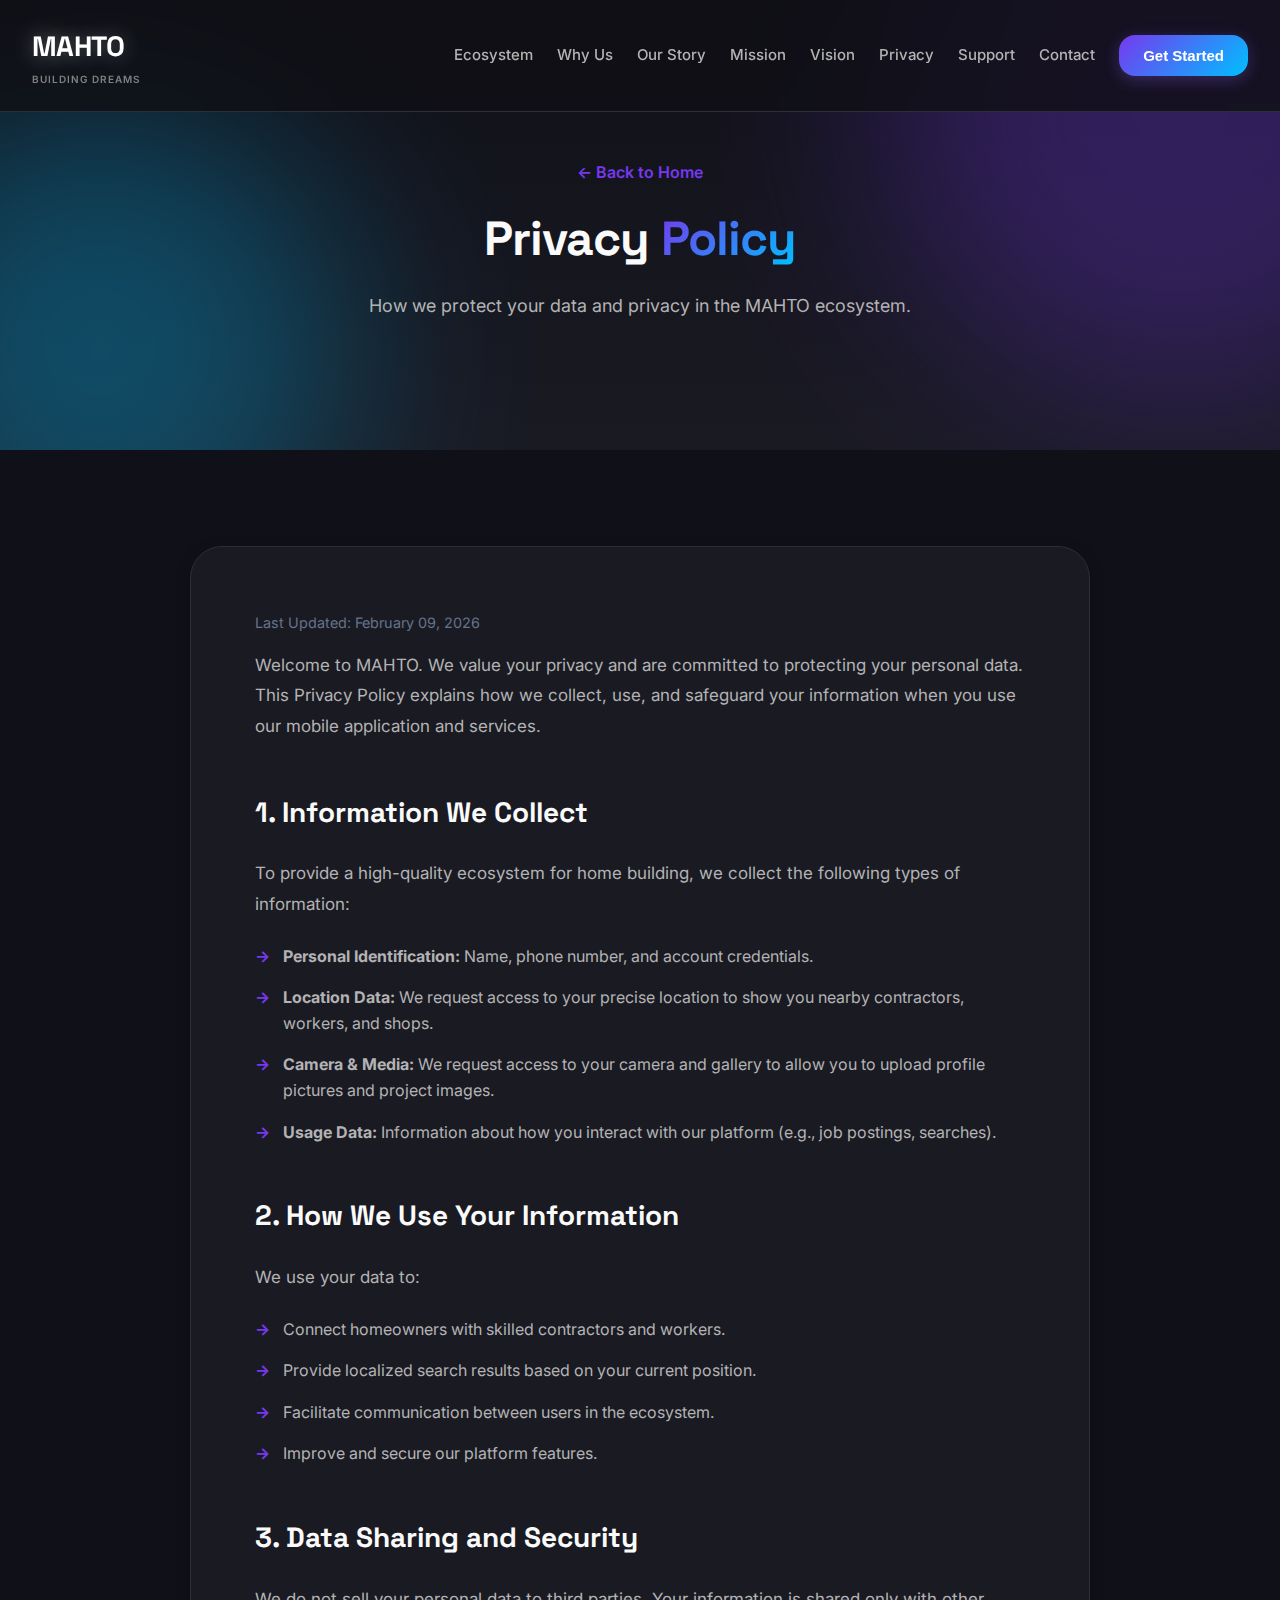
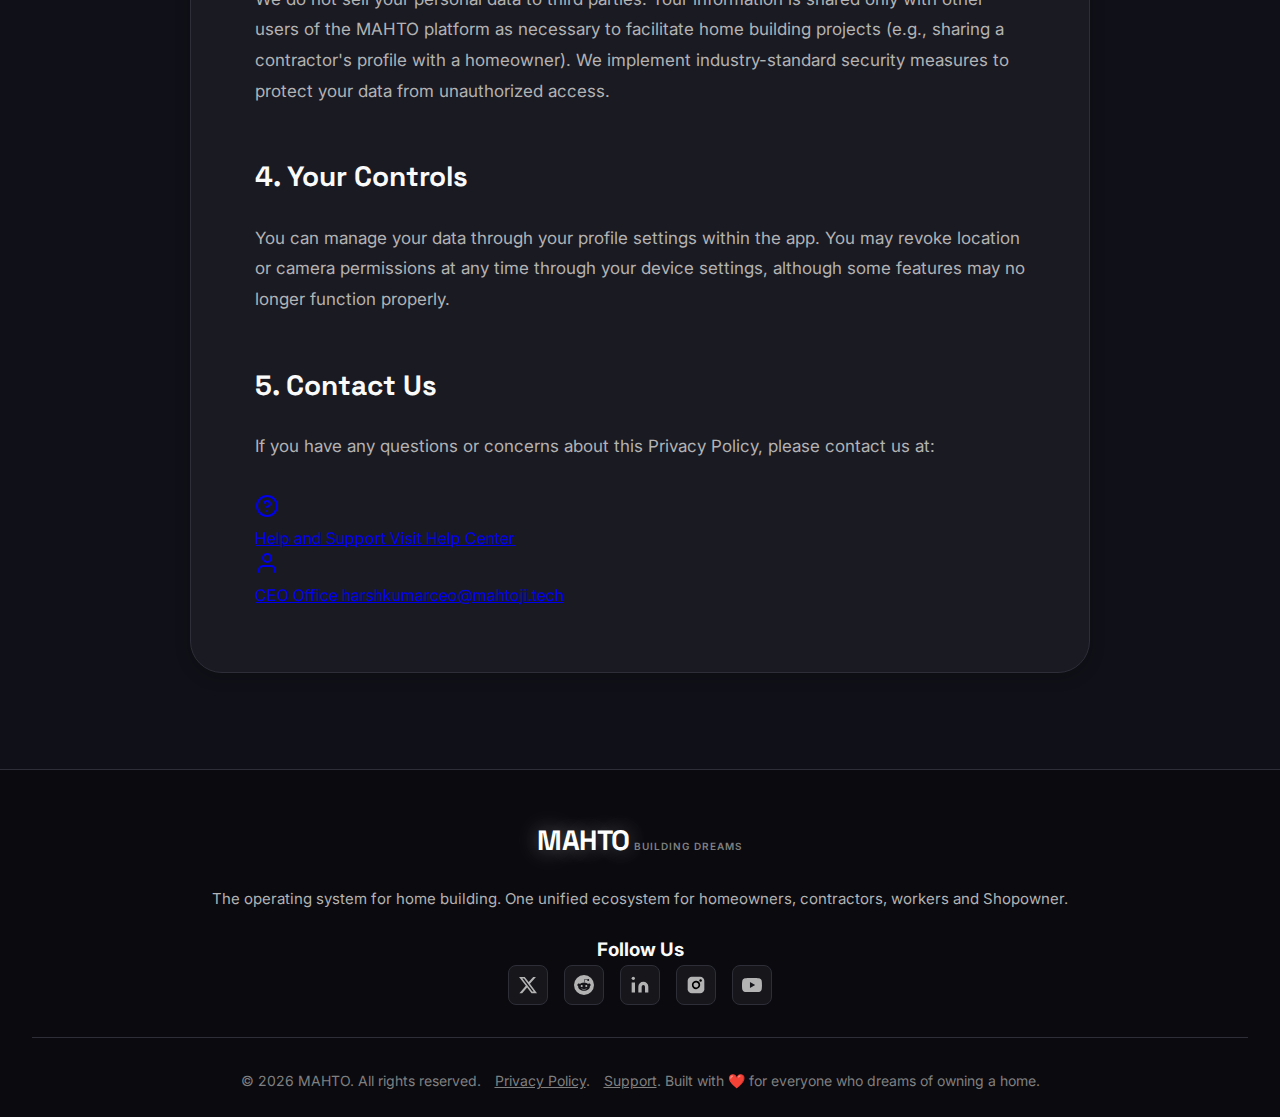
<file: privacy.html>
<!DOCTYPE html>
<html lang="en">

<head>
    <meta charset="UTF-8">
    <meta name="viewport" content="width=device-width, initial-scale=1.0">
    <title>Privacy Policy - MAHTO</title>
    <meta name="description" content="Privacy Policy for MAHTO - The Operating System for Home Building.">
    <link rel="preconnect" href="https://fonts.googleapis.com">
    <link rel="preconnect" href="https://fonts.gstatic.com" crossorigin>
    <link
        href="https://fonts.googleapis.com/css2?family=Inter:wght@300;400;500;600;700;800;900&family=Space+Grotesk:wght@400;500;600;700&display=swap"
        rel="stylesheet">
    <link rel="icon" type="image/png" href="assets/images/favicon.png">
    <link rel="stylesheet" href="styles.css">
    <style>
        .privacy-content-section {
            padding: var(--spacing-3xl) 0;
            background: var(--color-bg-dark);
            min-height: 60vh;
        }

        .privacy-card {
            background: var(--color-bg-card);
            border: 1px solid var(--color-border);
            border-radius: var(--radius-xl);
            padding: var(--spacing-2xl);
            box-shadow: var(--shadow-md);
            max-width: 900px;
            margin: 0 auto;
        }

        .privacy-card h2 {
            font-family: var(--font-display);
            font-size: 1.75rem;
            font-weight: 700;
            margin-top: var(--spacing-xl);
            margin-bottom: var(--spacing-md);
            color: var(--color-text-primary);
        }

        .privacy-card p {
            color: var(--color-text-secondary);
            margin-bottom: var(--spacing-md);
            line-height: 1.8;
            font-size: 1.0625rem;
        }

        .privacy-card ul {
            list-style: none;
            margin-bottom: var(--spacing-lg);
        }

        .privacy-card ul li {
            position: relative;
            padding-left: 1.75rem;
            margin-bottom: var(--spacing-sm);
            color: var(--color-text-secondary);
            line-height: 1.6;
        }

        .privacy-card ul li::before {
            content: '→';
            position: absolute;
            left: 0;
            color: var(--color-primary);
            font-weight: 700;
        }

        .last-updated {
            color: #64748b;
            font-size: 0.9rem;
            margin-bottom: var(--spacing-sm);
        }

        .hero-mini {
            position: relative;
            padding: 160px 0 80px;
            overflow: hidden;
            text-align: center;
        }

        .hero-mini .hero-background {
            position: absolute;
            top: 0;
            left: 0;
            right: 0;
            bottom: 0;
            z-index: 0;
            background: var(--gradient-hero);
        }

        .hero-mini-content {
            position: relative;
            z-index: 1;
        }

        .back-link {
            display: inline-flex;
            align-items: center;
            gap: 0.5rem;
            color: var(--color-primary);
            text-decoration: none;
            font-weight: 600;
            margin-bottom: var(--spacing-md);
            transition: transform var(--transition-fast);
        }

        .back-link:hover {
            transform: translateX(-5px);
        }
    </style>
</head>

<body>
    <!-- Navigation -->
    <nav class="navbar">
        <div class="container">
            <div class="nav-content">
                <a href="index.html" style="text-decoration: none;">
                    <div class="logo">
                        <span class="logo-text">MAHTO</span>
                        <span class="logo-tagline">Building Dreams</span>
                    </div>
                </a>
                <div class="nav-links">
                    <a href="index.html#ecosystem" class="nav-link">Ecosystem</a>
                    <a href="index.html#why-mahto" class="nav-link">Why Us</a>
                    <a href="index.html#our-story" class="nav-link">Our Story</a>
                    <a href="index.html#mission" class="nav-link">Mission</a>
                    <a href="index.html#vision" class="nav-link">Vision</a>
                    <a href="privacy.html" class="nav-link">Privacy</a>
                    <a href="support.html" class="nav-link">Support</a>
                    <a href="index.html#contact" class="nav-link">Contact</a>
                    <button class="btn-primary" onclick="window.location.href='index.html#contact'">Get Started</button>
                </div>
                <button class="mobile-menu-toggle" aria-label="Toggle menu">
                    <span></span>
                    <span></span>
                    <span></span>
                </button>
            </div>
        </div>
    </nav>

    <!-- Page Header -->
    <header class="hero-mini">
        <div class="hero-background">
            <div class="gradient-orb orb-1"></div>
            <div class="gradient-orb orb-2"></div>
        </div>
        <div class="container">
            <div class="hero-mini-content">
                <a href="index.html" class="back-link">← Back to Home</a>
                <h1 class="section-title">Privacy <span class="gradient-text">Policy</span></h1>
                <p class="section-subtitle">How we protect your data and privacy in the MAHTO ecosystem.</p>
            </div>
        </div>
    </header>

    <!-- Content Section -->
    <section class="privacy-content-section">
        <div class="container">
            <div class="privacy-card">
                <div class="last-updated">Last Updated: February 09, 2026</div>

                <p>Welcome to MAHTO. We value your privacy and are committed to protecting your personal data. This
                    Privacy Policy explains how we collect, use, and safeguard your information when you use our mobile
                    application and services.</p>

                <h2>1. Information We Collect</h2>
                <p>To provide a high-quality ecosystem for home building, we collect the following types of information:
                </p>
                <ul>
                    <li><strong>Personal Identification:</strong> Name, phone number, and account credentials.</li>
                    <li><strong>Location Data:</strong> We request access to your precise location to show you nearby
                        contractors, workers, and shops.</li>
                    <li><strong>Camera & Media:</strong> We request access to your camera and gallery to allow you to
                        upload profile pictures and project images.</li>
                    <li><strong>Usage Data:</strong> Information about how you interact with our platform (e.g., job
                        postings, searches).</li>
                </ul>

                <h2>2. How We Use Your Information</h2>
                <p>We use your data to:</p>
                <ul>
                    <li>Connect homeowners with skilled contractors and workers.</li>
                    <li>Provide localized search results based on your current position.</li>
                    <li>Facilitate communication between users in the ecosystem.</li>
                    <li>Improve and secure our platform features.</li>
                </ul>

                <h2>3. Data Sharing and Security</h2>
                <p>We do not sell your personal data to third parties. Your information is shared only with other users
                    of the MAHTO platform as necessary to facilitate home building projects (e.g., sharing a
                    contractor's profile with a homeowner). We implement industry-standard security measures to protect
                    your data from unauthorized access.</p>

                <h2>4. Your Controls</h2>
                <p>You can manage your data through your profile settings within the app. You may revoke location or
                    camera permissions at any time through your device settings, although some features may no longer
                    function properly.</p>

                <h2>5. Contact Us</h2>
                <p>If you have any questions or concerns about this Privacy Policy, please contact us at:</p>
                <div class="contact-cards-grid" style="margin-top: var(--spacing-lg); justify-content: flex-start;">
                    <a href="support.html" class="contact-card">
                        <div class="contact-card-icon">
                            <svg width="24" height="24" viewBox="0 0 24 24" fill="none" stroke="currentColor"
                                stroke-width="2" stroke-linecap="round" stroke-linejoin="round">
                                <circle cx="12" cy="12" r="10"></circle>
                                <path d="M9.09 9a3 3 0 0 1 5.83 1c0 2-3 3-3 3"></path>
                                <line x1="12" y1="17" x2="12.01" y2="17"></line>
                            </svg>
                        </div>
                        <div class="contact-card-content">
                            <span class="contact-card-label">Help and Support</span>
                            <span class="contact-card-value">Visit Help Center</span>
                        </div>
                    </a>

                    <a href="mailto:harshkumarceo@mahtoji.tech" class="contact-card">
                        <div class="contact-card-icon">
                            <svg width="24" height="24" viewBox="0 0 24 24" fill="none" stroke="currentColor"
                                stroke-width="2" stroke-linecap="round" stroke-linejoin="round">
                                <path d="M20 21v-2a4 4 0 0 0-4-4H8a4 4 0 0 0-4 4v2"></path>
                                <circle cx="12" cy="7" r="4"></circle>
                            </svg>
                        </div>
                        <div class="contact-card-content">
                            <span class="contact-card-label">CEO Office</span>
                            <span class="contact-card-value">harshkumarceo@mahtoji.tech</span>
                        </div>
                    </a>
                </div>
            </div>
        </div>
    </section>

    <!-- Footer -->
    <footer id="contact" class="footer">
        <div class="container">
            <div class="footer-content">
                <div class="footer-brand">
                    <div class="footer-logo">
                        <span class="logo-text">MAHTO</span>
                        <span class="logo-tagline">Building Dreams</span>
                    </div>
                    <p class="footer-description">
                        The operating system for home building. One unified ecosystem for homeowners, contractors,
                        workers and Shopowner.
                    </p>
                    <h3 class="social-title">Follow Us</h3>
                    <div class="footer-social">
                        <a href="https://x.com/mahtocompany" target="_blank" rel="noopener noreferrer"
                            class="social-link" aria-label="X (formerly Twitter)">
                            <svg width="20" height="20" viewBox="0 0 24 24" fill="currentColor">
                                <path
                                    d="M18.244 2.25h3.308l-7.227 8.26 8.502 11.24H16.17l-5.214-6.817L4.99 21.75H1.68l7.73-8.835L1.254 2.25H8.08l4.713 6.231zm-1.161 17.52h1.833L7.084 4.126H5.117z" />
                            </svg>
                        </a>
                        <a href="https://www.reddit.com/r/mahto/" target="_blank" rel="noopener noreferrer"
                            class="social-link" aria-label="Reddit">
                            <svg width="20" height="20" viewBox="0 0 24 24" fill="currentColor">
                                <path
                                    d="M12 0A12 12 0 0 0 0 12a12 12 0 0 0 12 12 12 12 0 0 0 12-12A12 12 0 0 0 12 0zm5.01 4.744c.688 0 1.25.561 1.25 1.249a1.25 1.25 0 0 1-2.498.056l-2.597-.547-.8 3.747c1.824.07 3.48.632 4.674 1.488.308-.309.73-.491 1.207-.491.968 0 1.754.786 1.754 1.754 0 .716-.435 1.333-1.01 1.614a3.111 3.111 0 0 1 .042.52c0 2.694-3.13 4.87-7.004 4.87-3.874 0-7.004-2.176-7.004-4.87 0-.183.015-.366.043-.534A1.748 1.748 0 0 1 4.028 12c0-.968.786-1.754 1.754-1.754.463 0 .898.196 1.207.49 1.207-.883 2.878-1.43 4.744-1.487l.885-4.182a.342.342 0 0 1 .14-.197.35.35 0 0 1 .238-.042l2.906.617a1.214 1.214 0 0 1 1.108-.701zM9.25 12C8.561 12 8 12.562 8 13.25c0 .687.561 1.248 1.25 1.248.687 0 1.248-.561 1.248-1.249 0-.688-.561-1.249-1.249-1.249zm5.5 0c-.687 0-1.248.561-1.248 1.25 0 .687.561 1.248 1.249 1.248.688 0 1.249-.561 1.249-1.249 0-.687-.562-1.249-1.25-1.249zm-5.466 3.99a.327.327 0 0 0-.231.094.33.33 0 0 0 0 .463c.842.842 2.484.913 2.961.913.477 0 2.105-.056 2.961-.913a.361.361 0 0 0 .029-.463.33.33 0 0 0-.464 0c-.547.533-1.684.73-2.512.73-.828 0-1.979-.196-2.512-.73a.326.326 0 0 0-.232-.095z" />
                            </svg>
                        </a>
                        <a href="https://www.linkedin.com/company/mahtobuilds/" target="_blank"
                            rel="noopener noreferrer" class="social-link" aria-label="LinkedIn">
                            <svg width="20" height="20" viewBox="0 0 24 24" fill="currentColor">
                                <path
                                    d="M16 8a6 6 0 016 6v7h-4v-7a2 2 0 00-2-2 2 2 0 00-2 2v7h-4v-7a6 6 0 016-6zM2 9h4v12H2z" />
                                <circle cx="4" cy="4" r="2" />
                            </svg>
                        </a>
                        <a href="https://www.instagram.com/tech.mahto/" target="_blank" rel="noopener noreferrer"
                            class="social-link" aria-label="Instagram">
                            <svg width="20" height="20" viewBox="0 0 24 24" fill="currentColor">
                                <rect x="2" y="2" width="20" height="20" rx="5" ry="5" />
                                <path d="M16 11.37A4 4 0 1112.63 8 4 4 0 0116 11.37z" fill="none" stroke="#000"
                                    stroke-width="2" />
                                <circle cx="17.5" cy="6.5" r="1.5" fill="#000" />
                            </svg>
                        </a>
                        <a href="https://www.youtube.com/@MAHTO-updates" target="_blank" rel="noopener noreferrer"
                            class="social-link" aria-label="YouTube">
                            <svg width="20" height="20" viewBox="0 0 24 24" fill="currentColor">
                                <path
                                    d="M23.498 6.186a3.016 3.016 0 0 0-2.122-2.136C19.505 3.545 12 3.545 12 3.545s-7.505 0-9.377.505A3.017 3.017 0 0 0 .502 6.186C0 8.07 0 12 0 12s0 3.93.502 5.814a3.016 3.016 0 0 0 2.122 2.136c1.871.505 9.376.505 9.376.505s7.505 0 9.377-.505a3.015 3.015 0 0 0 2.122-2.136C24 15.93 24 12 24 12s0-3.93-.502-5.814zM9.545 15.568V8.432L15.818 12l-6.273 3.568z" />
                            </svg>
                        </a>
                    </div>
                </div>
            </div>
            <div class="footer-bottom">
                <p>&copy; 2026 MAHTO. All rights reserved.
                    <a href="privacy.html" style="color: inherit; margin-left: 10px;">Privacy Policy</a>.
                    <a href="support.html" style="color: inherit; margin-left: 10px;">Support</a>.
                    Built with <span class="heart-beat">❤️</span> for everyone
                    who dreams of owning a home.
                </p>
            </div>
        </div>
    </footer>

    <script src="script.js"></script>
</body>

</html>
</file>
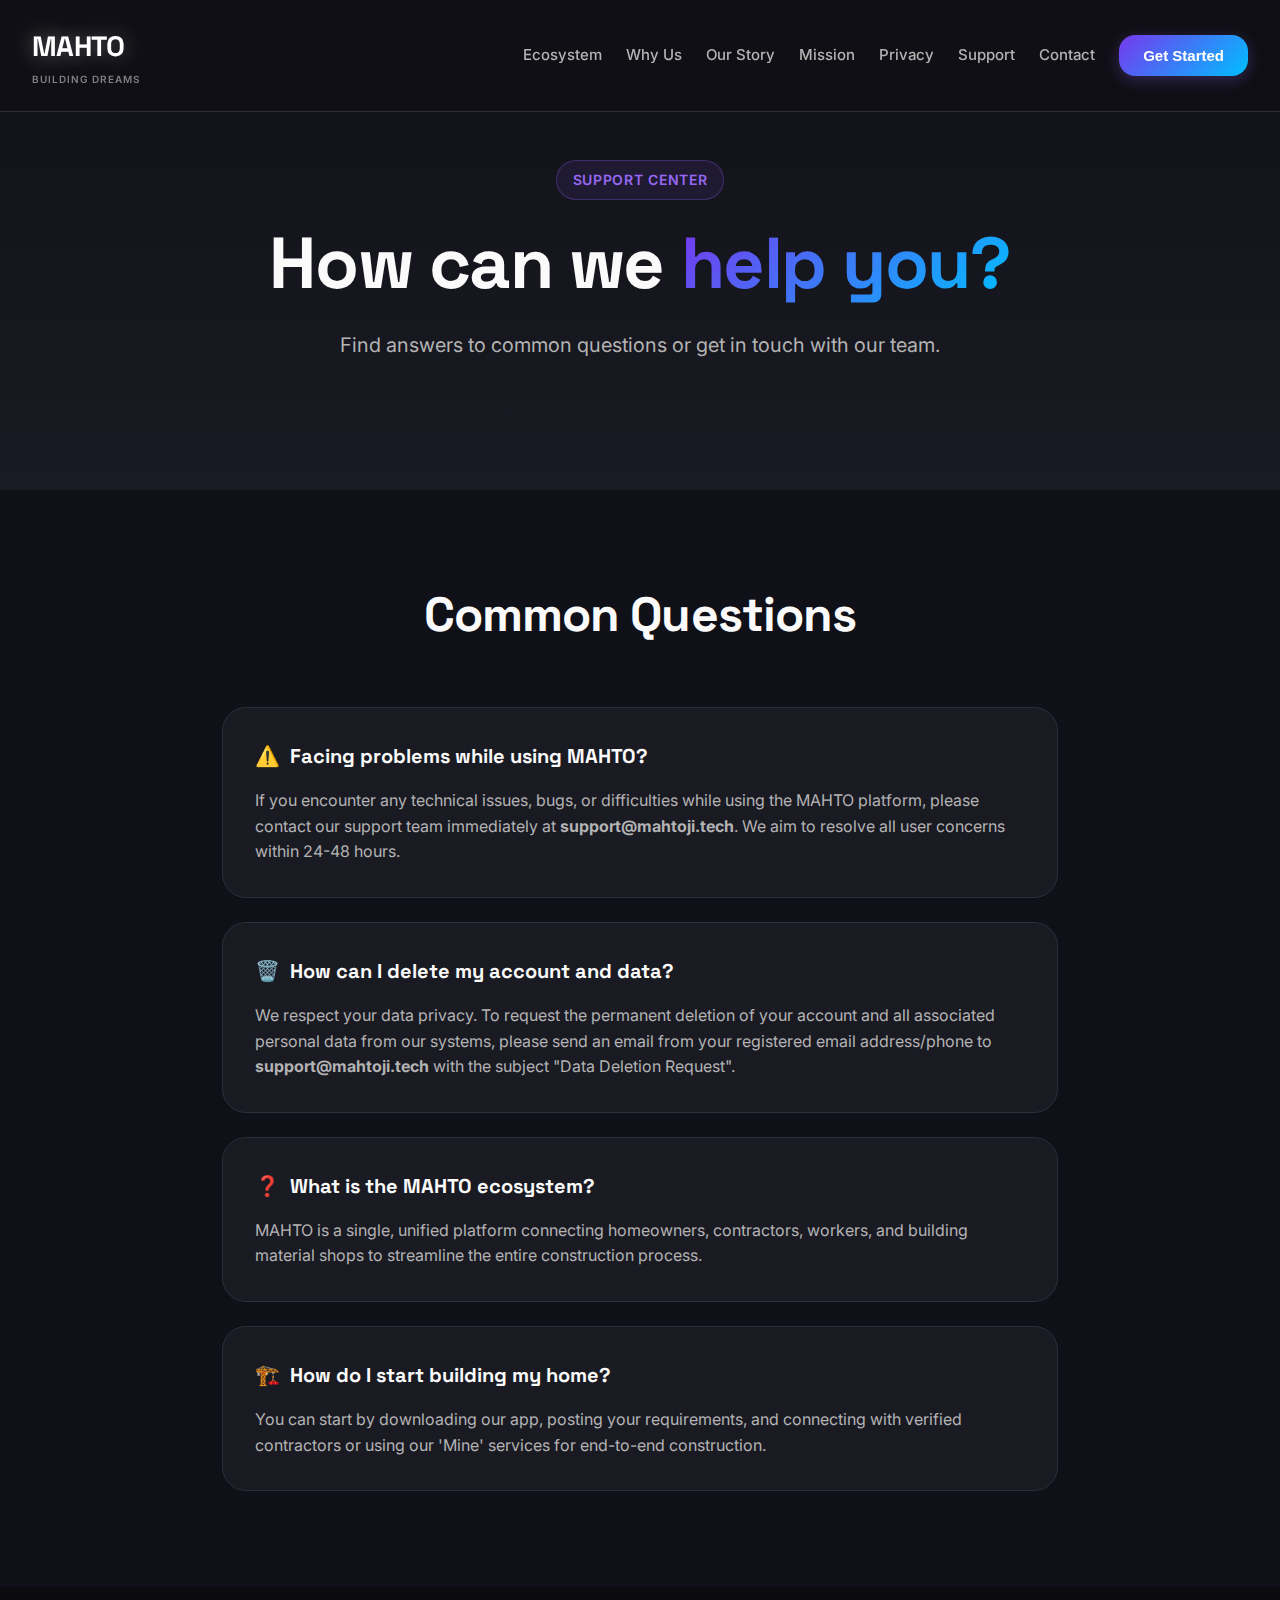
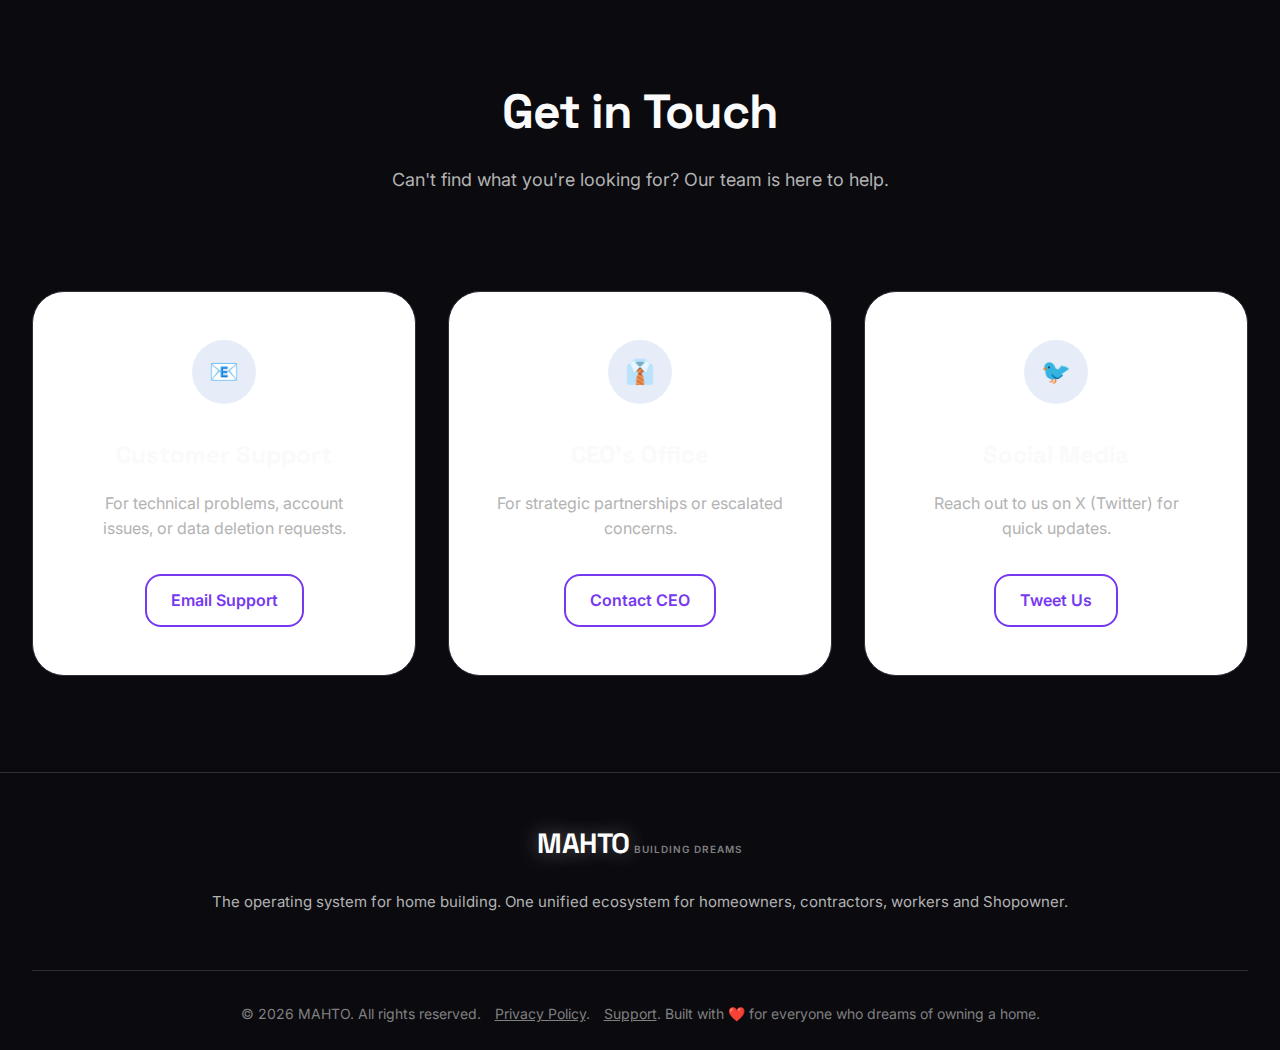
<file: support.html>
<!DOCTYPE html>
<html lang="en">

<head>
    <meta charset="UTF-8">
    <meta name="viewport" content="width=device-width, initial-scale=1.0">
    <title>Help & Support - MAHTO</title>
    <meta name="description"
        content="Get help and support for MAHTO. Find answers to common questions about our ecosystem for homeowners, contractors, and workers.">
    <link rel="preconnect" href="https://fonts.googleapis.com">
    <link rel="preconnect" href="https://fonts.gstatic.com" crossorigin>
    <link
        href="https://fonts.googleapis.com/css2?family=Inter:wght@300;400;500;600;700;800;900&family=Space+Grotesk:wght@400;500;600;700&display=swap"
        rel="stylesheet">
    <link rel="icon" type="image/png" href="assets/images/favicon.png">
    <link rel="stylesheet" href="styles.css">
    <style>
        .support-hero {
            padding: 160px 0 80px;
            background: var(--gradient-hero);
            text-align: center;
            position: relative;
            overflow: hidden;
        }

        .support-container {
            max-width: 900px;
            margin: 0 auto;
            padding: 0 var(--spacing-lg);
        }

        .faq-section {
            padding: var(--spacing-3xl) 0;
            background: var(--color-bg-dark);
        }

        .faq-grid {
            margin-top: var(--spacing-2xl);
            display: grid;
            gap: var(--spacing-md);
        }

        .faq-card {
            background: var(--color-bg-card);
            border: 1px solid var(--color-border);
            border-radius: var(--radius-lg);
            padding: var(--spacing-lg);
            transition: all var(--transition-base);
        }

        .faq-card:hover {
            border-color: var(--color-primary);
            box-shadow: var(--shadow-sm);
            transform: translateY(-2px);
        }

        .faq-question {
            font-family: var(--font-display);
            font-size: 1.25rem;
            font-weight: 700;
            margin-bottom: var(--spacing-sm);
            color: var(--color-text-primary);
            display: flex;
            align-items: center;
            gap: 10px;
        }

        .faq-answer {
            color: var(--color-text-secondary);
            line-height: 1.6;
        }

        .contact-methods {
            padding: var(--spacing-3xl) 0;
            background: var(--color-bg-darker);
        }

        .contact-grid {
            display: grid;
            grid-template-columns: repeat(auto-fit, minmax(300px, 1fr));
            gap: var(--spacing-lg);
            margin-top: var(--spacing-2xl);
        }

        .method-card {
            background: white;
            padding: var(--spacing-xl);
            border-radius: var(--radius-xl);
            text-align: center;
            border: 1px solid var(--color-border);
            transition: all var(--transition-base);
        }

        .method-card:hover {
            transform: translateY(-8px);
            box-shadow: var(--shadow-lg);
            border-color: var(--color-primary);
        }

        .method-icon {
            width: 64px;
            height: 64px;
            background: rgba(15, 82, 186, 0.1);
            border-radius: 50%;
            display: flex;
            align-items: center;
            justify-content: center;
            margin: 0 auto var(--spacing-lg);
            font-size: 24px;
            color: var(--color-primary);
        }

        .method-card h3 {
            font-family: var(--font-display);
            font-size: 1.5rem;
            margin-bottom: var(--spacing-sm);
        }

        .method-card p {
            color: var(--color-text-secondary);
            margin-bottom: var(--spacing-lg);
        }

        .btn-outline {
            display: inline-block;
            padding: 0.75rem 1.5rem;
            border: 2px solid var(--color-primary);
            color: var(--color-primary);
            border-radius: var(--radius-md);
            text-decoration: none;
            font-weight: 600;
            transition: all var(--transition-base);
        }

        .btn-outline:hover {
            background: var(--color-primary);
            color: white;
        }
    </style>
</head>

<body>
    <!-- Navigation -->
    <nav class="navbar">
        <div class="container">
            <div class="nav-content">
                <div class="logo" onclick="window.location.href='index.html'" style="cursor: pointer;">
                    <span class="logo-text">MAHTO</span>
                    <span class="logo-tagline">Building Dreams</span>
                </div>
                <div class="nav-links">
                    <a href="index.html#ecosystem" class="nav-link">Ecosystem</a>
                    <a href="index.html#why-mahto" class="nav-link">Why Us</a>
                    <a href="index.html#our-story" class="nav-link">Our Story</a>
                    <a href="index.html#mission" class="nav-link">Mission</a>
                    <a href="privacy.html" class="nav-link">Privacy</a>
                    <a href="support.html" class="nav-link">Support</a>
                    <a href="index.html#contact" class="nav-link">Contact</a>
                    <button class="btn-primary" onclick="window.location.href='index.html#contact'">Get Started</button>
                </div>
                <button class="mobile-menu-toggle" aria-label="Toggle menu">
                    <span></span>
                    <span></span>
                    <span></span>
                </button>
            </div>
        </div>
    </nav>

    <!-- Support Hero -->
    <header class="support-hero">
        <div class="container">
            <div class="section-tag">Support Center</div>
            <h1 class="hero-title">How can we <span class="gradient-text">help you?</span></h1>
            <p class="hero-subtitle">Find answers to common questions or get in touch with our team.</p>
        </div>
    </header>

    <!-- FAQ Section -->
    <section class="faq-section">
        <div class="support-container">
            <h2 class="section-title" style="text-align: center;">Common Questions</h2>
            <div class="faq-grid">
                <div class="faq-card">
                    <div class="faq-question"><span>⚠️</span> Facing problems while using MAHTO?</div>
                    <div class="faq-answer">If you encounter any technical issues, bugs, or difficulties while using the
                        MAHTO platform, please contact our support team immediately at
                        <strong>support@mahtoji.tech</strong>. We aim to resolve all user concerns within 24-48 hours.
                    </div>
                </div>
                <div class="faq-card">
                    <div class="faq-question"><span>🗑️</span> How can I delete my account and data?</div>
                    <div class="faq-answer">We respect your data privacy. To request the permanent deletion of your
                        account and all associated personal data from our systems, please send an email from your
                        registered email address/phone to <strong>support@mahtoji.tech</strong> with the subject "Data
                        Deletion Request".</div>
                </div>
                <div class="faq-card">
                    <div class="faq-question"><span>❓</span> What is the MAHTO ecosystem?</div>
                    <div class="faq-answer">MAHTO is a single, unified platform connecting homeowners, contractors,
                        workers, and building material shops to streamline the entire construction process.</div>
                </div>
                <div class="faq-card">
                    <div class="faq-question"><span>🏗️</span> How do I start building my home?</div>
                    <div class="faq-answer">You can start by downloading our app, posting your requirements, and
                        connecting with verified contractors or using our 'Mine' services for end-to-end construction.
                    </div>
                </div>
            </div>
        </div>
    </section>

    <!-- Contact Methods -->
    <section class="contact-methods" id="contact">
        <div class="container">
            <div class="section-header">
                <h2 class="section-title">Get in Touch</h2>
                <p class="section-subtitle">Can't find what you're looking for? Our team is here to help.</p>
            </div>
            <div class="contact-grid">
                <div class="method-card">
                    <div class="method-icon">📧</div>
                    <h3>Customer Support</h3>
                    <p>For technical problems, account issues, or data deletion requests.</p>
                    <a href="mailto:support@mahtoji.tech" class="btn-outline">Email Support</a>
                </div>
                <div class="method-card">
                    <div class="method-icon">👔</div>
                    <h3>CEO's Office</h3>
                    <p>For strategic partnerships or escalated concerns.</p>
                    <a href="mailto:harshkumarceo@mahtoji.tech" class="btn-outline">Contact CEO</a>
                </div>
                <div class="method-card">
                    <div class="method-icon">🐦</div>
                    <h3>Social Media</h3>
                    <p>Reach out to us on X (Twitter) for quick updates.</p>
                    <a href="https://x.com/mahtocompany" target="_blank" rel="noopener noreferrer"
                        class="btn-outline">Tweet Us</a>
                </div>
            </div>
        </div>
    </section>

    <!-- Footer -->
    <footer class="footer">
        <div class="container">
            <div class="footer-content">
                <div class="footer-brand">
                    <div class="footer-logo">
                        <span class="logo-text">MAHTO</span>
                        <span class="logo-tagline">Building Dreams</span>
                    </div>
                    <p class="footer-description">
                        The operating system for home building. One unified ecosystem for homeowners, contractors,
                        workers and Shopowner.
                    </p>
                </div>
            </div>
            <div class="footer-bottom">
                <p>&copy; 2026 MAHTO. All rights reserved.
                    <a href="privacy.html" style="color: inherit; margin-left: 10px;">Privacy Policy</a>.
                    <a href="support.html" style="color: inherit; margin-left: 10px;">Support</a>.
                    Built with <span class="heart-beat">❤️</span> for everyone
                    who dreams of owning a home.
                </p>
            </div>
        </div>
    </footer>

    <script src="script.js"></script>
</body>

</html>
</file>
<file: styles.css>
/* ==========================================
   DESIGN SYSTEM & CSS VARIABLES
   ========================================== */

:root {
    /* Color Palette - Premium & Modern */
    --color-primary: hsl(260, 85%, 58%);
    --color-primary-light: hsl(260, 85%, 68%);
    --color-primary-dark: hsl(260, 85%, 48%);
    --color-secondary: hsl(195, 100%, 50%);
    --color-accent: hsl(330, 85%, 58%);

    /* Gradients */
    --gradient-primary: linear-gradient(135deg, hsl(260, 85%, 58%) 0%, hsl(195, 100%, 50%) 100%);
    --gradient-secondary: linear-gradient(135deg, hsl(330, 85%, 58%) 0%, hsl(260, 85%, 58%) 100%);
    --gradient-hero: linear-gradient(180deg, hsl(240, 20%, 8%) 0%, hsl(240, 15%, 12%) 100%);

    /* Neutral Colors */
    --color-bg-dark: hsl(240, 20%, 8%);
    --color-bg-darker: hsl(240, 20%, 5%);
    --color-bg-card: hsl(240, 15%, 12%);
    --color-bg-card-hover: hsl(240, 15%, 15%);
    --color-text-primary: hsl(0, 0%, 98%);
    --color-text-secondary: hsl(0, 0%, 70%);
    --color-text-muted: hsl(0, 0%, 50%);
    --color-border: hsl(240, 10%, 20%);

    /* Typography */
    --font-primary: 'Inter', -apple-system, BlinkMacSystemFont, 'Segoe UI', sans-serif;
    --font-display: 'Space Grotesk', var(--font-primary);

    /* Spacing */
    --spacing-xs: 0.5rem;
    --spacing-sm: 1rem;
    --spacing-md: 1.5rem;
    --spacing-lg: 2rem;
    --spacing-xl: 3rem;
    --spacing-2xl: 4rem;
    --spacing-3xl: 6rem;

    /* Border Radius */
    --radius-sm: 0.5rem;
    --radius-md: 1rem;
    --radius-lg: 1.5rem;
    --radius-xl: 2rem;

    /* Shadows */
    --shadow-sm: 0 2px 8px rgba(0, 0, 0, 0.1);
    --shadow-md: 0 4px 16px rgba(0, 0, 0, 0.2);
    --shadow-lg: 0 8px 32px rgba(0, 0, 0, 0.3);
    --shadow-glow: 0 0 40px rgba(138, 92, 246, 0.3);

    /* Transitions */
    --transition-fast: 150ms cubic-bezier(0.4, 0, 0.2, 1);
    --transition-base: 300ms cubic-bezier(0.4, 0, 0.2, 1);
    --transition-slow: 500ms cubic-bezier(0.4, 0, 0.2, 1);
}

/* ==========================================
   RESET & BASE STYLES
   ========================================== */

* {
    margin: 0;
    padding: 0;
    box-sizing: border-box;
}

html {
    scroll-behavior: smooth;
    font-size: 16px;
}

body {
    font-family: var(--font-primary);
    background: var(--color-bg-dark);
    color: var(--color-text-primary);
    line-height: 1.6;
    overflow-x: hidden;
    -webkit-font-smoothing: antialiased;
    -moz-osx-font-smoothing: grayscale;
}

.container {
    max-width: 1280px;
    margin: 0 auto;
    padding: 0 var(--spacing-lg);
}

/* ==========================================
   NAVIGATION
   ========================================== */

.navbar {
    position: fixed;
    top: 0;
    left: 0;
    right: 0;
    z-index: 1000;
    background: rgba(15, 15, 20, 0.8);
    backdrop-filter: blur(20px);
    border-bottom: 1px solid var(--color-border);
    transition: all var(--transition-base);
}

.navbar.scrolled {
    background: rgba(15, 15, 20, 0.95);
    box-shadow: var(--shadow-md);
}

.nav-content {
    display: flex;
    align-items: center;
    justify-content: space-between;
    padding: var(--spacing-md) 0;
}

.logo {
    display: flex;
    flex-direction: column;
    gap: 0.125rem;
}

.logo-text {
    font-family: var(--font-display);
    font-size: 1.75rem;
    font-weight: 700;
    color: #ffffff;
    letter-spacing: -0.02em;
    text-shadow: 0 0 20px rgba(255, 255, 255, 0.3),
        0 0 40px rgba(255, 255, 255, 0.2);
}

.logo-tagline {
    font-size: 0.625rem;
    text-transform: uppercase;
    letter-spacing: 0.1em;
    color: var(--color-text-muted);
    font-weight: 600;
}

.nav-links {
    display: flex;
    align-items: center;
    gap: var(--spacing-md);
}

.nav-link {
    color: var(--color-text-secondary);
    text-decoration: none;
    font-weight: 500;
    font-size: 0.9375rem;
    transition: color var(--transition-fast);
    position: relative;
}

.nav-link::after {
    content: '';
    position: absolute;
    bottom: -4px;
    left: 0;
    width: 0;
    height: 2px;
    background: var(--gradient-primary);
    transition: width var(--transition-base);
}

.nav-link:hover {
    color: var(--color-text-primary);
}

.nav-link:hover::after {
    width: 100%;
}

.mobile-menu-toggle {
    display: none;
    flex-direction: column;
    gap: 0.375rem;
    background: none;
    border: none;
    cursor: pointer;
    padding: 0.5rem;
}

.mobile-menu-toggle span {
    width: 1.5rem;
    height: 2px;
    background: var(--color-text-primary);
    transition: all var(--transition-base);
}

/* ==========================================
   BUTTONS
   ========================================== */

.btn-primary {
    padding: 0.75rem 1.5rem;
    background: var(--gradient-primary);
    color: white;
    border: none;
    border-radius: var(--radius-md);
    font-weight: 600;
    font-size: 0.9375rem;
    cursor: pointer;
    transition: all var(--transition-base);
    box-shadow: 0 4px 16px rgba(138, 92, 246, 0.3);
}

.btn-primary:hover {
    transform: translateY(-2px);
    box-shadow: 0 6px 24px rgba(138, 92, 246, 0.4);
}

.btn-hero-primary {
    padding: 1rem 2.5rem;
    background: var(--gradient-primary);
    color: white;
    border: none;
    border-radius: var(--radius-lg);
    font-weight: 700;
    font-size: 1.125rem;
    cursor: pointer;
    transition: all var(--transition-base);
    box-shadow: 0 8px 32px rgba(138, 92, 246, 0.4);
}

.btn-hero-primary:hover {
    transform: translateY(-3px);
    box-shadow: 0 12px 48px rgba(138, 92, 246, 0.5);
}

.btn-hero-secondary {
    padding: 1rem 2rem;
    background: rgba(255, 255, 255, 0.05);
    color: var(--color-text-primary);
    border: 2px solid var(--color-border);
    border-radius: var(--radius-lg);
    font-weight: 600;
    font-size: 1.125rem;
    cursor: pointer;
    transition: all var(--transition-base);
    display: flex;
    align-items: center;
    gap: 0.5rem;
    backdrop-filter: blur(10px);
}

.btn-hero-secondary:hover {
    background: rgba(255, 255, 255, 0.1);
    border-color: var(--color-primary);
    transform: translateY(-3px);
}

.btn-cta-primary {
    padding: 1.25rem 3rem;
    background: white;
    color: var(--color-bg-dark);
    border: none;
    border-radius: var(--radius-lg);
    font-weight: 700;
    font-size: 1.125rem;
    cursor: pointer;
    transition: all var(--transition-base);
    box-shadow: 0 8px 32px rgba(255, 255, 255, 0.2);
}

.btn-cta-primary:hover {
    transform: translateY(-3px) scale(1.02);
    box-shadow: 0 12px 48px rgba(255, 255, 255, 0.3);
}

.btn-cta-secondary {
    padding: 1.25rem 3rem;
    background: rgba(255, 255, 255, 0.1);
    color: white;
    border: 2px solid rgba(255, 255, 255, 0.3);
    border-radius: var(--radius-lg);
    font-weight: 600;
    font-size: 1.125rem;
    cursor: pointer;
    transition: all var(--transition-base);
    backdrop-filter: blur(10px);
}

.btn-cta-secondary:hover {
    background: rgba(255, 255, 255, 0.15);
    border-color: white;
    transform: translateY(-3px);
}

/* ==========================================
   HERO SECTION
   ========================================== */

.hero {
    position: relative;
    min-height: 100vh;
    display: flex;
    align-items: center;
    padding-top: 140px;
    overflow: hidden;
}

.hero-background {
    position: absolute;
    top: 0;
    left: 0;
    right: 0;
    bottom: 0;
    z-index: 0;
    background: var(--gradient-hero);
}

.gradient-orb {
    position: absolute;
    border-radius: 50%;
    filter: blur(100px);
    opacity: 0.3;
    animation: float 20s ease-in-out infinite;
}

.orb-1 {
    width: 600px;
    height: 600px;
    background: var(--color-primary);
    top: -200px;
    right: -200px;
    animation-delay: 0s;
}

.orb-2 {
    width: 500px;
    height: 500px;
    background: var(--color-secondary);
    bottom: -150px;
    left: -150px;
    animation-delay: 5s;
}

.orb-3 {
    width: 400px;
    height: 400px;
    background: var(--color-accent);
    top: 50%;
    left: 50%;
    transform: translate(-50%, -50%);
    animation-delay: 10s;
}

@keyframes float {

    0%,
    100% {
        transform: translate(0, 0) scale(1);
    }

    33% {
        transform: translate(50px, -50px) scale(1.1);
    }

    66% {
        transform: translate(-50px, 50px) scale(0.9);
    }
}

.hero-content {
    position: relative;
    z-index: 1;
    text-align: center;
    max-width: 900px;
    margin: 0 auto;
}

.hero-badge {
    display: inline-flex;
    align-items: center;
    gap: 0.5rem;
    padding: 0.5rem 1.25rem;
    background: rgba(255, 255, 255, 0.05);
    border: 1px solid var(--color-border);
    border-radius: 2rem;
    font-size: 0.875rem;
    font-weight: 500;
    color: var(--color-text-secondary);
    margin-bottom: var(--spacing-lg);
    backdrop-filter: blur(10px);
    animation: slideDown 0.8s ease-out;
}

.badge-dot {
    width: 8px;
    height: 8px;
    background: var(--color-primary);
    border-radius: 50%;
    animation: pulse 2s ease-in-out infinite;
}

@keyframes pulse {

    0%,
    100% {
        opacity: 1;
        transform: scale(1);
    }

    50% {
        opacity: 0.5;
        transform: scale(1.2);
    }
}

@keyframes slideDown {
    from {
        opacity: 0;
        transform: translateY(-20px);
    }

    to {
        opacity: 1;
        transform: translateY(0);
    }
}

.hero-title {
    font-family: var(--font-display);
    font-size: clamp(2.5rem, 6vw, 4.5rem);
    font-weight: 800;
    line-height: 1.1;
    margin-bottom: var(--spacing-md);
    letter-spacing: -0.02em;
    animation: slideUp 0.8s ease-out 0.2s both;
}

@keyframes slideUp {
    from {
        opacity: 0;
        transform: translateY(30px);
    }

    to {
        opacity: 1;
        transform: translateY(0);
    }
}

.gradient-text {
    background: var(--gradient-primary);
    -webkit-background-clip: text;
    -webkit-text-fill-color: transparent;
    background-clip: text;
    display: inline-block;
}

.hero-subtitle {
    font-size: clamp(1rem, 2vw, 1.25rem);
    color: var(--color-text-secondary);
    margin-bottom: var(--spacing-xl);
    line-height: 1.7;
    animation: slideUp 0.8s ease-out 0.4s both;
}

.hero-hindi-slogan {
    font-family: var(--font-display);
    font-size: clamp(1.25rem, 2.5vw, 1.75rem);
    font-weight: 700;
    margin-bottom: var(--spacing-sm);
    color: var(--color-text-primary);
    opacity: 0.9;
    animation: slideUp 0.8s ease-out 0.3s both;
}

.hero-cta {
    display: flex;
    gap: var(--spacing-md);
    justify-content: center;
    margin-bottom: var(--spacing-lg);
    flex-wrap: wrap;
    animation: slideUp 0.8s ease-out 0.6s both;
}

.app-store-links {
    display: flex;
    gap: var(--spacing-md);
    justify-content: center;
    align-items: center;
    margin-bottom: var(--spacing-2xl);
    animation: slideUp 0.8s ease-out 0.7s both;
    flex-wrap: wrap;
}

.store-badge {
    display: inline-block;
    transition: all var(--transition-base);
    opacity: 0.9;
}

.store-badge:hover {
    opacity: 1;
    transform: translateY(-4px);
}

.store-badge svg {
    display: block;
    filter: drop-shadow(0 4px 12px rgba(0, 0, 0, 0.3));
    transition: all var(--transition-base);
}

.store-badge:hover svg {
    filter: drop-shadow(0 8px 20px rgba(0, 0, 0, 0.4));
}

.store-badge svg rect {
    transition: stroke var(--transition-base);
}

.store-badge:hover svg rect {
    stroke: rgba(255, 255, 255, 0.8);
}

/* Platform Statistics */
.platform-stats {
    display: flex;
    justify-content: center;
    align-items: center;
    gap: var(--spacing-xl);
    margin-bottom: var(--spacing-3xl);
    animation: slideUp 0.8s ease-out 0.8s both;
    flex-wrap: wrap;
}

.platform-stat-item {
    text-align: center;
}

.platform-stat-number {
    font-family: var(--font-display);
    font-size: clamp(2rem, 4vw, 2.5rem);
    font-weight: 700;
    background: var(--gradient-primary);
    -webkit-background-clip: text;
    -webkit-text-fill-color: transparent;
    background-clip: text;
    line-height: 1;
    margin-bottom: 0.5rem;
}

.platform-stat-label {
    font-size: 0.875rem;
    color: var(--color-text-secondary);
    font-weight: 500;
}

.platform-stat-divider {
    width: 1px;
    height: 40px;
    background: var(--color-border);
}

.hero-stats {
    display: flex;
    justify-content: center;
    align-items: center;
    gap: var(--spacing-xl);
    padding: var(--spacing-lg);
    background: rgba(255, 255, 255, 0.03);
    border: 1px solid var(--color-border);
    border-radius: var(--radius-xl);
    backdrop-filter: blur(10px);
    animation: slideUp 0.8s ease-out 0.8s both;
}

.stat-item {
    text-align: center;
}

.stat-number {
    font-family: var(--font-display);
    font-size: 2.5rem;
    font-weight: 700;
    background: var(--gradient-primary);
    -webkit-background-clip: text;
    -webkit-text-fill-color: transparent;
    background-clip: text;
    line-height: 1;
    margin-bottom: 0.25rem;
}

.stat-label {
    font-size: 0.875rem;
    color: var(--color-text-muted);
    text-transform: uppercase;
    letter-spacing: 0.05em;
}

.stat-divider {
    width: 1px;
    height: 40px;
    background: var(--color-border);
}

/* Hero Image Mockup */
.hero-image-container {
    position: relative;
    margin-top: var(--spacing-3xl);
    animation: slideUp 1s ease-out 1s both;
    display: flex;
    justify-content: center;
}

.hero-mockup-image {
    max-width: 100%;
    height: auto;
    display: block;
    max-height: 1100px;
    transition: transform 0.5s ease;
}

.hero-mockup-image:hover {
    transform: scale(1.02);
}

.hero-glow {
    position: absolute;
    top: 50%;
    left: 50%;
    transform: translate(-50%, -50%);
    width: 120%;
    height: 120%;
    background: radial-gradient(circle, rgba(138, 92, 246, 0.15) 0%, rgba(0, 0, 0, 0) 70%);
    z-index: -1;
    pointer-events: none;
}

/* ==========================================
   PROBLEM SECTION
   ========================================== */

.problem-section {
    padding: var(--spacing-3xl) 0;
    background: var(--color-bg-darker);
}

.problem-content {
    text-align: center;
}

.section-tag {
    display: inline-block;
    padding: 0.5rem 1rem;
    background: rgba(138, 92, 246, 0.1);
    border: 1px solid rgba(138, 92, 246, 0.3);
    border-radius: 2rem;
    font-size: 0.875rem;
    font-weight: 600;
    color: var(--color-primary-light);
    text-transform: uppercase;
    letter-spacing: 0.05em;
    margin-bottom: var(--spacing-md);
}

.section-title {
    font-family: var(--font-display);
    font-size: clamp(2rem, 4vw, 3rem);
    font-weight: 700;
    line-height: 1.2;
    margin-bottom: var(--spacing-md);
    letter-spacing: -0.02em;
}

.section-subtitle {
    font-size: clamp(1rem, 2vw, 1.125rem);
    color: var(--color-text-secondary);
    margin-bottom: var(--spacing-xl);
    max-width: 800px;
    margin-left: auto;
    margin-right: auto;
    line-height: 1.7;
}

.problem-grid {
    display: grid;
    grid-template-columns: repeat(auto-fit, minmax(250px, 1fr));
    gap: var(--spacing-lg);
    margin-top: var(--spacing-2xl);
}

.problem-card {
    padding: var(--spacing-xl);
    background: var(--color-bg-card);
    border: 1px solid var(--color-border);
    border-radius: var(--radius-lg);
    transition: all var(--transition-base);
}

.problem-card:hover {
    transform: translateY(-8px);
    background: var(--color-bg-card-hover);
    border-color: var(--color-primary);
    box-shadow: var(--shadow-glow);
}

.problem-icon {
    font-size: 3rem;
    margin-bottom: var(--spacing-md);
}

.problem-card h3 {
    font-size: 1.25rem;
    font-weight: 700;
    margin-bottom: var(--spacing-sm);
}

.problem-card p {
    color: var(--color-text-secondary);
    line-height: 1.6;
}

/* ==========================================
   COMPARISON SECTION (Why Choose MAHTO?)
   ========================================== */

.comparison-section {
    padding: var(--spacing-3xl) 0;
    background: var(--color-bg-dark);
}

.comparison-grid {
    display: grid;
    grid-template-columns: repeat(2, 1fr);
    gap: var(--spacing-xl);
    margin-top: var(--spacing-2xl);
}

.comparison-card {
    position: relative;
    padding: var(--spacing-xl);
    background: var(--color-bg-card);
    border: 1px solid var(--color-border);
    border-radius: var(--radius-xl);
    transition: all var(--transition-base);
}

.comparison-card.old-way {
    border-color: rgba(255, 58, 68, 0.3);
}

.comparison-card.mahto-way {
    border-color: var(--color-primary);
    background: linear-gradient(135deg, rgba(138, 92, 246, 0.05) 0%, rgba(0, 191, 255, 0.05) 100%);
}

.comparison-card:hover {
    transform: translateY(-8px);
    box-shadow: var(--shadow-lg);
}

.recommended-badge {
    position: absolute;
    top: -12px;
    right: var(--spacing-lg);
    padding: 0.375rem 0.875rem;
    background: var(--gradient-primary);
    color: white;
    font-size: 0.75rem;
    font-weight: 700;
    letter-spacing: 0.05em;
    border-radius: 1rem;
    box-shadow: 0 4px 12px rgba(138, 92, 246, 0.4);
}

.comparison-header {
    display: flex;
    align-items: center;
    gap: var(--spacing-md);
    margin-bottom: var(--spacing-lg);
    padding-bottom: var(--spacing-md);
    border-bottom: 1px solid var(--color-border);
}

.comparison-emoji {
    font-size: 2.5rem;
}

.comparison-header h3 {
    font-family: var(--font-display);
    font-size: 1.5rem;
    font-weight: 700;
}

.comparison-list {
    list-style: none;
    display: flex;
    flex-direction: column;
    gap: var(--spacing-sm);
}

.comparison-list li {
    display: flex;
    align-items: flex-start;
    gap: var(--spacing-sm);
    padding: 0.625rem;
    border-radius: var(--radius-sm);
    transition: all var(--transition-fast);
}

.comparison-list li:hover {
    background: rgba(255, 255, 255, 0.03);
}

.comparison-list li .icon {
    flex-shrink: 0;
    font-size: 1rem;
}

.comparison-list li span:last-child {
    flex: 1;
    color: var(--color-text-secondary);
    line-height: 1.5;
}

.comparison-list li.positive .icon {
    color: #00F076;
}

.comparison-list li.negative .icon {
    color: #FF3A44;
}

/* ==========================================
   ECOSYSTEM SECTION
   ========================================== */

.ecosystem-section {
    padding: var(--spacing-3xl) 0;
    background: var(--color-bg-dark);
}

.section-header {
    text-align: center;
    margin-bottom: var(--spacing-3xl);
}

.ecosystem-grid {
    display: grid;
    grid-template-columns: repeat(4, 1fr);
    gap: var(--spacing-lg);
}

.ecosystem-card {
    position: relative;
    padding: var(--spacing-xl);
    background: var(--color-bg-card);
    border: 1px solid var(--color-border);
    border-radius: var(--radius-xl);
    transition: all var(--transition-slow);
    overflow: hidden;
}

.ecosystem-card::before {
    content: '';
    position: absolute;
    top: 0;
    left: 0;
    right: 0;
    height: 4px;
    background: var(--gradient-primary);
    transform: scaleX(0);
    transform-origin: left;
    transition: transform var(--transition-slow);
}

.ecosystem-card:hover::before {
    transform: scaleX(1);
}

.ecosystem-card:hover {
    transform: translateY(-12px);
    background: var(--color-bg-card-hover);
    border-color: var(--color-primary);
    box-shadow: var(--shadow-glow);
}

.card-glow {
    position: absolute;
    top: -50%;
    left: -50%;
    width: 200%;
    height: 200%;
    background: radial-gradient(circle, rgba(138, 92, 246, 0.1) 0%, transparent 70%);
    opacity: 0;
    transition: opacity var(--transition-slow);
    pointer-events: none;
}

.ecosystem-card:hover .card-glow {
    opacity: 1;
}

.card-icon {
    font-size: 3rem;
    margin-bottom: var(--spacing-md);
    display: inline-block;
    animation: bounce 2s ease-in-out infinite;
}

@keyframes bounce {

    0%,
    100% {
        transform: translateY(0);
    }

    50% {
        transform: translateY(-10px);
    }
}

.card-number {
    position: absolute;
    top: var(--spacing-lg);
    right: var(--spacing-lg);
    font-family: var(--font-display);
    font-size: 3rem;
    font-weight: 700;
    color: rgba(255, 255, 255, 0.05);
    line-height: 1;
}

.card-title {
    font-family: var(--font-display);
    font-size: 1.75rem;
    font-weight: 700;
    margin-bottom: 0.25rem;
}

.card-subtitle {
    font-size: 0.875rem;
    color: var(--color-text-muted);
    margin-bottom: var(--spacing-md);
}

.card-description {
    color: var(--color-text-secondary);
    margin-bottom: var(--spacing-md);
    line-height: 1.6;
}

.card-features {
    list-style: none;
    margin-bottom: var(--spacing-md);
}

.card-features li {
    padding: 0.5rem 0;
    color: var(--color-text-secondary);
    position: relative;
    padding-left: 1.5rem;
}

.card-features li::before {
    content: '✓';
    position: absolute;
    left: 0;
    color: var(--color-primary);
    font-weight: 700;
}

.card-arrow {
    font-size: 2rem;
    color: var(--color-primary);
    opacity: 0;
    transform: translateX(-10px);
    transition: all var(--transition-base);
}

.ecosystem-card:hover .card-arrow {
    opacity: 1;
    transform: translateX(0);
}

/* ==========================================
   HOW IT WORKS SECTION
   ========================================== */

.how-it-works {
    padding: var(--spacing-3xl) 0;
    background: var(--color-bg-darker);
}

.journey-timeline {
    max-width: 800px;
    margin: 0 auto;
    position: relative;
}

.timeline-item {
    display: flex;
    gap: var(--spacing-lg);
    position: relative;
}

.timeline-dot {
    width: 24px;
    height: 24px;
    background: var(--gradient-primary);
    border-radius: 50%;
    flex-shrink: 0;
    box-shadow: 0 0 0 8px rgba(138, 92, 246, 0.2);
    position: relative;
    z-index: 1;
}

.timeline-content {
    flex: 1;
    padding-bottom: var(--spacing-xl);
}

.timeline-step {
    font-size: 0.875rem;
    font-weight: 600;
    color: var(--color-primary-light);
    text-transform: uppercase;
    letter-spacing: 0.05em;
    margin-bottom: 0.5rem;
}

.timeline-content h3 {
    font-size: 1.5rem;
    font-weight: 700;
    margin-bottom: 0.5rem;
}

.timeline-content p {
    color: var(--color-text-secondary);
    line-height: 1.6;
}

.timeline-connector {
    width: 2px;
    height: 60px;
    background: linear-gradient(to bottom, var(--color-primary), transparent);
    margin-left: 11px;
}

/* ==========================================
   THE MAHTO JOURNEY SECTION
   ========================================== */

.journey-section {
    padding: var(--spacing-3xl) 0;
    background: var(--color-bg-darker);
    position: relative;
    overflow: hidden;
}

.journey-section::before {
    content: '';
    position: absolute;
    top: 50%;
    left: 50%;
    transform: translate(-50%, -50%);
    width: 800px;
    height: 800px;
    background: radial-gradient(circle, rgba(0, 191, 255, 0.1) 0%, transparent 70%);
    pointer-events: none;
}

.journey-vertical-timeline {
    max-width: 700px;
    margin: var(--spacing-3xl) auto 0;
    position: relative;
}

.journey-step {
    display: flex;
    gap: var(--spacing-xl);
    align-items: flex-start;
    position: relative;
}

.journey-icon {
    flex-shrink: 0;
    position: relative;
    z-index: 2;
}

.icon-circle {
    width: 80px;
    height: 80px;
    background: var(--gradient-primary);
    border-radius: 50%;
    display: flex;
    align-items: center;
    justify-content: center;
    font-size: 2rem;
    box-shadow: 0 0 0 12px rgba(138, 92, 246, 0.15);
    transition: all var(--transition-base);
    position: relative;
}

.icon-circle::before {
    content: '';
    position: absolute;
    inset: 4px;
    background: var(--color-bg-card);
    border-radius: 50%;
    z-index: -1;
}

.journey-step:hover .icon-circle {
    transform: scale(1.1);
    box-shadow: 0 0 0 16px rgba(138, 92, 246, 0.25), var(--shadow-glow);
}

.journey-content {
    flex: 1;
    padding: var(--spacing-md) 0;
}

.journey-phase {
    font-size: 0.875rem;
    font-weight: 600;
    color: var(--color-secondary);
    text-transform: uppercase;
    letter-spacing: 0.05em;
    margin-bottom: 0.5rem;
}

.journey-content h3 {
    font-family: var(--font-display);
    font-size: 1.75rem;
    font-weight: 700;
    margin-bottom: var(--spacing-sm);
    color: var(--color-text-primary);
}

.journey-content p {
    color: var(--color-text-secondary);
    line-height: 1.7;
    font-size: 1.0625rem;
}

.journey-connector {
    width: 3px;
    height: 80px;
    background: linear-gradient(to bottom,
            var(--color-primary) 0%,
            var(--color-secondary) 50%,
            var(--color-primary) 100%);
    margin-left: 38.5px;
    position: relative;
    animation: flowDown 3s ease-in-out infinite;
}

@keyframes flowDown {

    0%,
    100% {
        opacity: 0.5;
    }

    50% {
        opacity: 1;
    }
}

/* ==========================================
   VISION SECTION
   ========================================== */

.vision-section {
    padding: var(--spacing-3xl) 0;
    background: var(--color-bg-dark);
    position: relative;
    overflow: hidden;
}

.vision-section::before {
    content: '';
    position: absolute;
    top: 0;
    left: 50%;
    transform: translateX(-50%);
    width: 600px;
    height: 600px;
    background: radial-gradient(circle, rgba(138, 92, 246, 0.15) 0%, transparent 70%);
    pointer-events: none;
}

.vision-content {
    position: relative;
    z-index: 1;
    text-align: center;
}

.vision-lead {
    font-size: clamp(1.125rem, 2.5vw, 1.375rem);
    color: var(--color-text-secondary);
    max-width: 800px;
    margin: 0 auto var(--spacing-2xl);
    line-height: 1.7;
}

.vision-comparison {
    display: flex;
    justify-content: center;
    align-items: center;
    gap: var(--spacing-xl);
    margin: var(--spacing-3xl) 0;
    flex-wrap: wrap;
}

.comparison-item {
    flex: 1;
    min-width: 280px;
    max-width: 350px;
    padding: var(--spacing-xl);
    background: var(--color-bg-card);
    border: 2px solid var(--color-border);
    border-radius: var(--radius-xl);
    transition: all var(--transition-base);
}

.comparison-item.highlight {
    background: linear-gradient(135deg, rgba(138, 92, 246, 0.1) 0%, rgba(0, 191, 255, 0.1) 100%);
    border-color: var(--color-primary);
    box-shadow: var(--shadow-glow);
}

.comparison-item:hover {
    transform: translateY(-8px);
    border-color: var(--color-primary);
}

.comparison-icon {
    font-size: 3.5rem;
    margin-bottom: var(--spacing-md);
}

.comparison-icon.store-icons {
    display: flex;
    gap: 1rem;
    align-items: center;
    justify-content: center;
}

.comparison-icon.store-icons svg {
    transition: transform var(--transition-base);
}

.comparison-icon.store-icons svg:hover {
    transform: scale(1.15);
}

.comparison-item h4 {
    font-family: var(--font-display);
    font-size: 1.5rem;
    font-weight: 700;
    margin-bottom: var(--spacing-sm);
}

.comparison-item p {
    color: var(--color-text-secondary);
    line-height: 1.6;
}

.comparison-arrow {
    font-size: 2.5rem;
    color: var(--color-primary);
    font-weight: 700;
    animation: slideHorizontal 2s ease-in-out infinite;
}

@keyframes slideHorizontal {

    0%,
    100% {
        transform: translateX(0);
    }

    50% {
        transform: translateX(10px);
    }
}

.vision-features {
    display: grid;
    grid-template-columns: repeat(auto-fit, minmax(250px, 1fr));
    gap: var(--spacing-lg);
    margin-top: var(--spacing-3xl);
}

.vision-feature {
    padding: var(--spacing-xl);
    background: var(--color-bg-card);
    border: 1px solid var(--color-border);
    border-radius: var(--radius-lg);
    transition: all var(--transition-base);
    text-align: left;
}

.vision-feature:hover {
    transform: translateY(-8px);
    background: var(--color-bg-card-hover);
    border-color: var(--color-primary);
    box-shadow: 0 8px 32px rgba(138, 92, 246, 0.2);
}

.feature-icon {
    font-size: 2.5rem;
    margin-bottom: var(--spacing-md);
    display: inline-block;
}

.vision-feature h4 {
    font-size: 1.25rem;
    font-weight: 700;
    margin-bottom: var(--spacing-sm);
}

.vision-feature p {
    color: var(--color-text-secondary);
    line-height: 1.6;
}

/* ==========================================
   MISSION SECTION
   ========================================== */

.mission-section {
    padding: var(--spacing-3xl) 0;
    background: var(--color-bg-dark);
}

.mission-content {
    display: grid;
    grid-template-columns: 1fr 1.5fr;
    gap: var(--spacing-3xl);
    align-items: center;
}

.mission-visual {
    display: flex;
    justify-content: center;
    align-items: center;
}

.mission-circle {
    width: 300px;
    height: 300px;
    background: var(--gradient-primary);
    border-radius: 50%;
    display: flex;
    justify-content: center;
    align-items: center;
    box-shadow: var(--shadow-glow);
    animation: rotate 20s linear infinite;
    position: relative;
}

.mission-circle::before {
    content: '';
    position: absolute;
    inset: 10px;
    background: var(--color-bg-card);
    border-radius: 50%;
}

@keyframes rotate {
    from {
        transform: rotate(0deg);
    }

    to {
        transform: rotate(360deg);
    }
}

.mission-icon {
    font-size: 6rem;
    position: relative;
    z-index: 1;
}

.mission-title {
    font-family: var(--font-display);
    font-size: clamp(2rem, 4vw, 3rem);
    font-weight: 700;
    margin-bottom: var(--spacing-sm);
}

.mission-subtitle {
    font-size: 1.25rem;
    color: var(--color-text-secondary);
    margin-bottom: var(--spacing-sm);
    font-style: italic;
}

.mission-hindi {
    font-size: 1.5rem;
    font-weight: 600;
    background: var(--gradient-primary);
    -webkit-background-clip: text;
    -webkit-text-fill-color: transparent;
    background-clip: text;
    margin-bottom: var(--spacing-lg);
}

.mission-description {
    color: var(--color-text-secondary);
    line-height: 1.8;
    margin-bottom: var(--spacing-lg);
}

.mission-vision {
    display: flex;
    gap: var(--spacing-md);
    padding: var(--spacing-lg);
    background: rgba(138, 92, 246, 0.1);
    border: 1px solid rgba(138, 92, 246, 0.3);
    border-radius: var(--radius-lg);
}

.vision-icon {
    font-size: 2rem;
}

.mission-vision h4 {
    font-size: 1.125rem;
    font-weight: 700;
    margin-bottom: 0.25rem;
}

.mission-vision p {
    color: var(--color-text-secondary);
}

/* ==========================================
   AUDIENCE SECTION
   ========================================== */

.audience-section {
    padding: var(--spacing-3xl) 0;
    background: var(--color-bg-darker);
}

.audience-grid {
    display: grid;
    grid-template-columns: repeat(auto-fit, minmax(300px, 1fr));
    gap: var(--spacing-xl);
}

.audience-card {
    padding: var(--spacing-xl);
    background: var(--color-bg-card);
    border: 1px solid var(--color-border);
    border-radius: var(--radius-xl);
    transition: all var(--transition-base);
}

.audience-card:hover {
    transform: translateY(-8px);
    background: var(--color-bg-card-hover);
    border-color: var(--color-primary);
    box-shadow: var(--shadow-glow);
}

.audience-icon {
    font-size: 3rem;
    margin-bottom: var(--spacing-md);
}

.audience-card h3 {
    font-size: 1.5rem;
    font-weight: 700;
    margin-bottom: var(--spacing-sm);
}

.audience-card>p {
    color: var(--color-text-secondary);
    margin-bottom: var(--spacing-md);
    line-height: 1.6;
}

.audience-benefits {
    list-style: none;
}

.audience-benefits li {
    padding: 0.5rem 0;
    color: var(--color-text-secondary);
    position: relative;
    padding-left: 1.5rem;
}

.audience-benefits li::before {
    content: '→';
    position: absolute;
    left: 0;
    color: var(--color-primary);
    font-weight: 700;
}

/* ==========================================
   CTA SECTION
   ========================================== */

.cta-section {
    padding: var(--spacing-3xl) 0;
    background: var(--color-bg-dark);
    position: relative;
    overflow: hidden;
}

.cta-content {
    position: relative;
    z-index: 1;
    text-align: center;
    padding: var(--spacing-3xl);
}

.cta-background {
    position: absolute;
    top: 0;
    left: 0;
    right: 0;
    bottom: 0;
    z-index: 0;
}

.cta-orb {
    position: absolute;
    border-radius: 50%;
    filter: blur(100px);
    opacity: 0.2;
}

.cta-orb-1 {
    width: 500px;
    height: 500px;
    background: var(--color-primary);
    top: -250px;
    left: -250px;
}

.cta-orb-2 {
    width: 500px;
    height: 500px;
    background: var(--color-secondary);
    bottom: -250px;
    right: -250px;
}

.cta-title {
    font-family: var(--font-display);
    font-size: clamp(2rem, 4vw, 3rem);
    font-weight: 700;
    margin-bottom: var(--spacing-md);
}

.cta-subtitle {
    font-size: 1.25rem;
    color: var(--color-text-secondary);
    margin-bottom: var(--spacing-xl);
}

.cta-buttons {
    display: flex;
    gap: var(--spacing-md);
    justify-content: center;
    margin-bottom: var(--spacing-md);
    flex-wrap: wrap;
    align-items: center;
}

.cta-store-links {
    display: flex;
    gap: var(--spacing-md);
    align-items: center;
}

.cta-store-badge {
    display: inline-block;
    transition: all var(--transition-base);
    opacity: 0.9;
}

.cta-store-badge:hover {
    opacity: 1;
    transform: translateY(-4px);
}

.cta-store-badge svg {
    display: block;
    filter: drop-shadow(0 4px 12px rgba(0, 0, 0, 0.3));
    transition: all var(--transition-base);
}

.cta-store-badge:hover svg {
    filter: drop-shadow(0 8px 20px rgba(0, 0, 0, 0.4));
}

.cta-store-badge svg rect {
    transition: stroke var(--transition-base);
}

.cta-store-badge:hover svg rect {
    stroke: rgba(255, 255, 255, 0.9);
}

.cta-note {
    font-size: 0.875rem;
    color: var(--color-text-muted);
}

/* ==========================================
   FOOTER
   ========================================== */

.footer {
    background: var(--color-bg-darker);
    border-top: 1px solid var(--color-border);
    padding: var(--spacing-xl) 0 var(--spacing-md);
}

.footer-content {
    display: flex;
    flex-direction: column;
    align-items: center;
    text-align: center;
    gap: var(--spacing-lg);
    margin-bottom: var(--spacing-lg);
}

.footer-brand {
    max-width: 100%;
}

.footer-logo {
    margin-bottom: var(--spacing-md);
}

.footer-description {
    color: var(--color-text-secondary);
    line-height: 1.6;
    margin-bottom: var(--spacing-md);
    font-size: 0.9375rem;
}

.footer-social {
    display: flex;
    justify-content: center;
    gap: var(--spacing-sm);
}

.social-link {
    width: 40px;
    height: 40px;
    display: flex;
    align-items: center;
    justify-content: center;
    background: rgba(255, 255, 255, 0.05);
    border: 1px solid var(--color-border);
    border-radius: var(--radius-sm);
    color: var(--color-text-secondary);
    transition: all var(--transition-base);
}

.social-link:hover {
    background: var(--color-primary);
    border-color: var(--color-primary);
    color: white;
    transform: translateY(-3px);
}

.footer-contact-info {
    margin-top: var(--spacing-xl);
    text-align: center;
    width: 100%;
}

.footer-contact-info h3 {
    font-size: 1.125rem;
    color: var(--color-text-primary);
    margin-bottom: var(--spacing-md);
    font-weight: 600;
}

.contact-email-group {
    display: flex;
    flex-direction: column;
    gap: var(--spacing-xs);
    align-items: center;
}

.contact-item {
    display: flex;
    gap: var(--spacing-xs);
    align-items: center;
    justify-content: center;
    flex-wrap: wrap;
    font-size: 0.9375rem;
}

.contact-label {
    color: var(--color-text-secondary);
}

.contact-email {
    color: var(--color-primary-light);
    text-decoration: none;
    transition: color var(--transition-base);
}

.contact-email:hover {
    color: var(--color-primary);
    text-decoration: underline;
}

.footer-column h4 {
    font-size: 1rem;
    font-weight: 700;
    margin-bottom: var(--spacing-md);
}

.footer-column ul {
    list-style: none;
}

.footer-column ul li {
    margin-bottom: 0.75rem;
}

.footer-column ul li a {
    color: var(--color-text-secondary);
    text-decoration: none;
    font-size: 0.9375rem;
    transition: color var(--transition-fast);
}

.footer-column ul li a:hover {
    color: var(--color-primary);
}

.footer-bottom {
    padding-top: var(--spacing-lg);
    border-top: 1px solid var(--color-border);
    text-align: center;
    color: var(--color-text-muted);
    font-size: 0.875rem;
}

/* ==========================================
   RESPONSIVE DESIGN
   ========================================== */

@media (max-width: 1024px) {
    .ecosystem-grid {
        grid-template-columns: repeat(2, 1fr);
    }

    .mission-content {
        grid-template-columns: 1fr;
        text-align: center;
    }

    .footer-content {
        grid-template-columns: repeat(2, 1fr);
    }

    .footer-brand {
        grid-column: 1 / -1;
        max-width: 100%;
    }
}

@media (max-width: 768px) {
    .nav-links {
        display: none;
    }

    .mobile-menu-toggle {
        display: flex;
    }

    .hero-stats {
        flex-direction: column;
        gap: var(--spacing-md);
    }

    .stat-divider {
        width: 40px;
        height: 1px;
    }

    .ecosystem-grid {
        grid-template-columns: 1fr;
    }

    .comparison-grid {
        grid-template-columns: 1fr;
    }

    .audience-grid {
        grid-template-columns: 1fr;
    }

    .footer-content {
        grid-template-columns: 1fr;
    }

    .mission-circle {
        width: 200px;
        height: 200px;
    }

    .mission-icon {
        font-size: 4rem;
    }
}

@media (max-width: 480px) {
    .hero-cta {
        flex-direction: column;
        align-items: stretch;
    }

    .btn-hero-primary,
    .btn-hero-secondary {
        width: 100%;
        justify-content: center;
    }

    .cta-buttons {
        flex-direction: column;
        align-items: stretch;
    }

    .btn-cta-primary,
    .btn-cta-secondary {
        width: 100%;
    }
}
</file>
